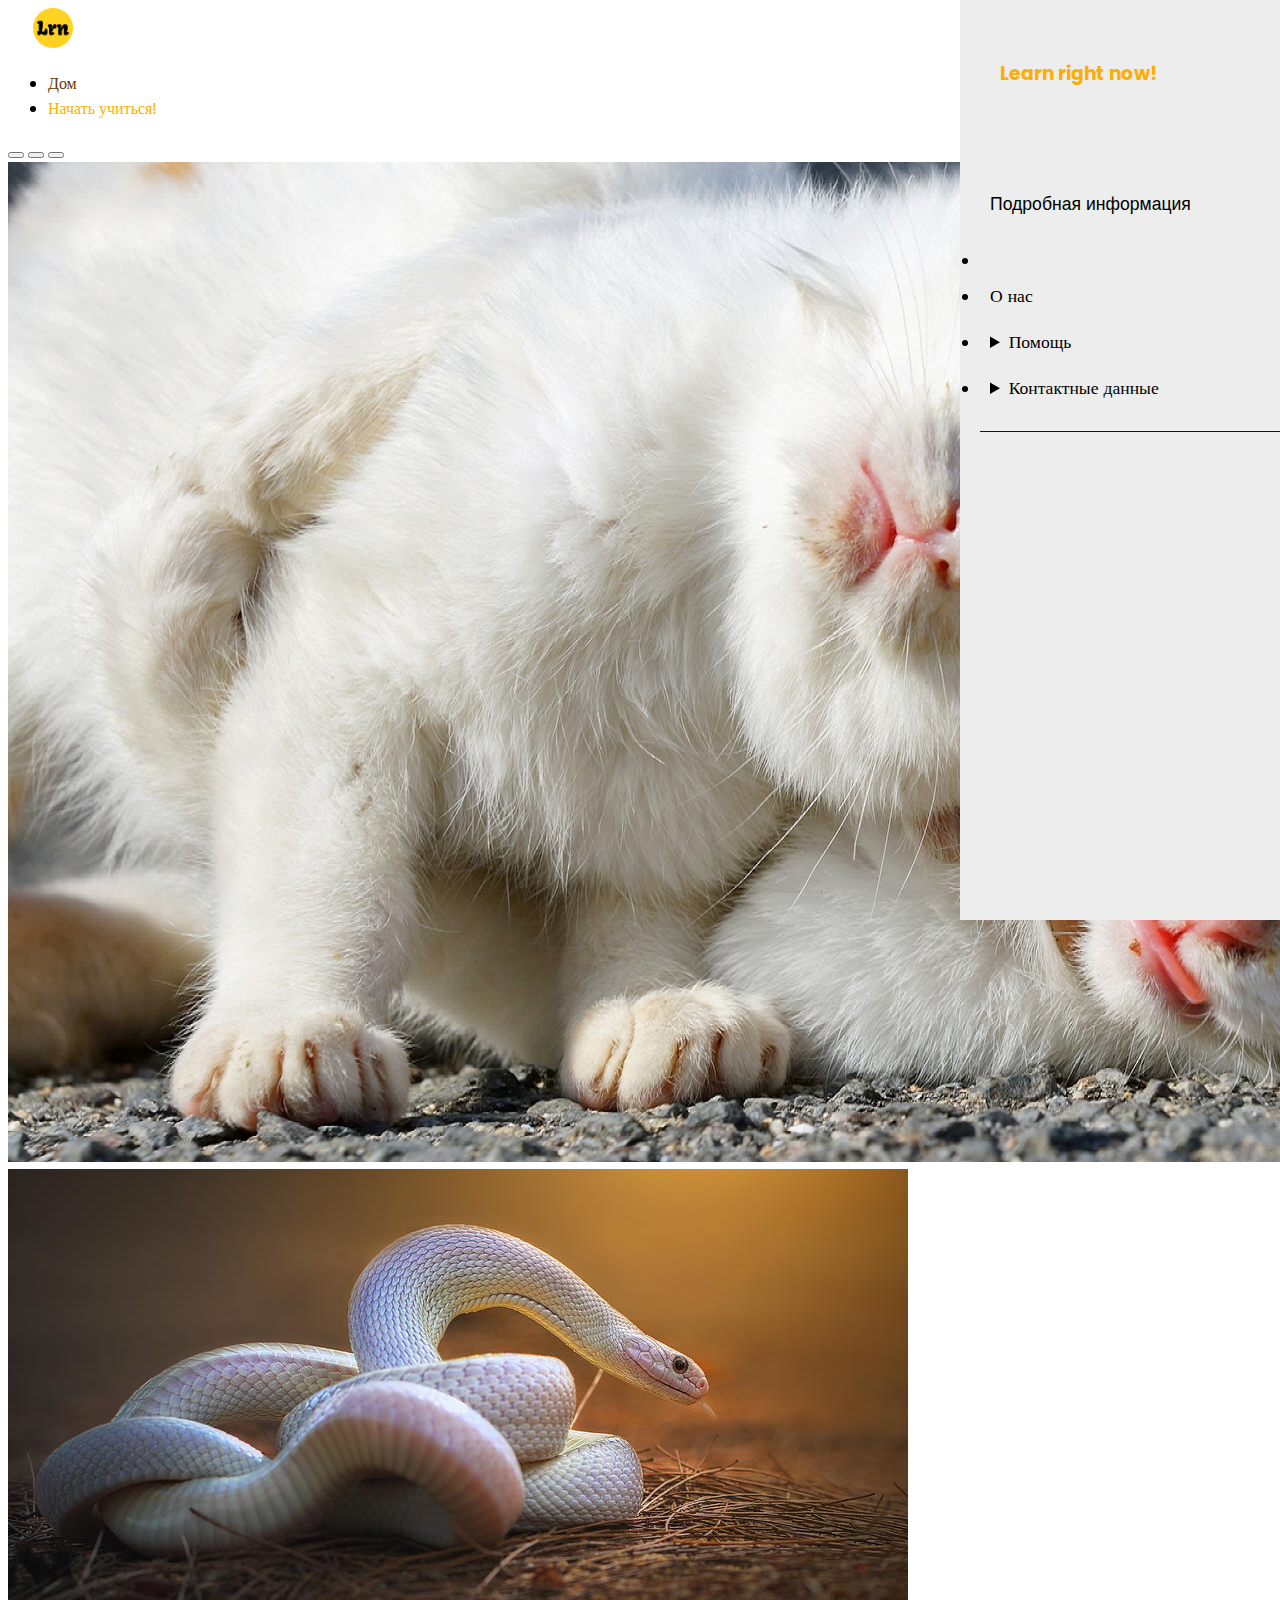
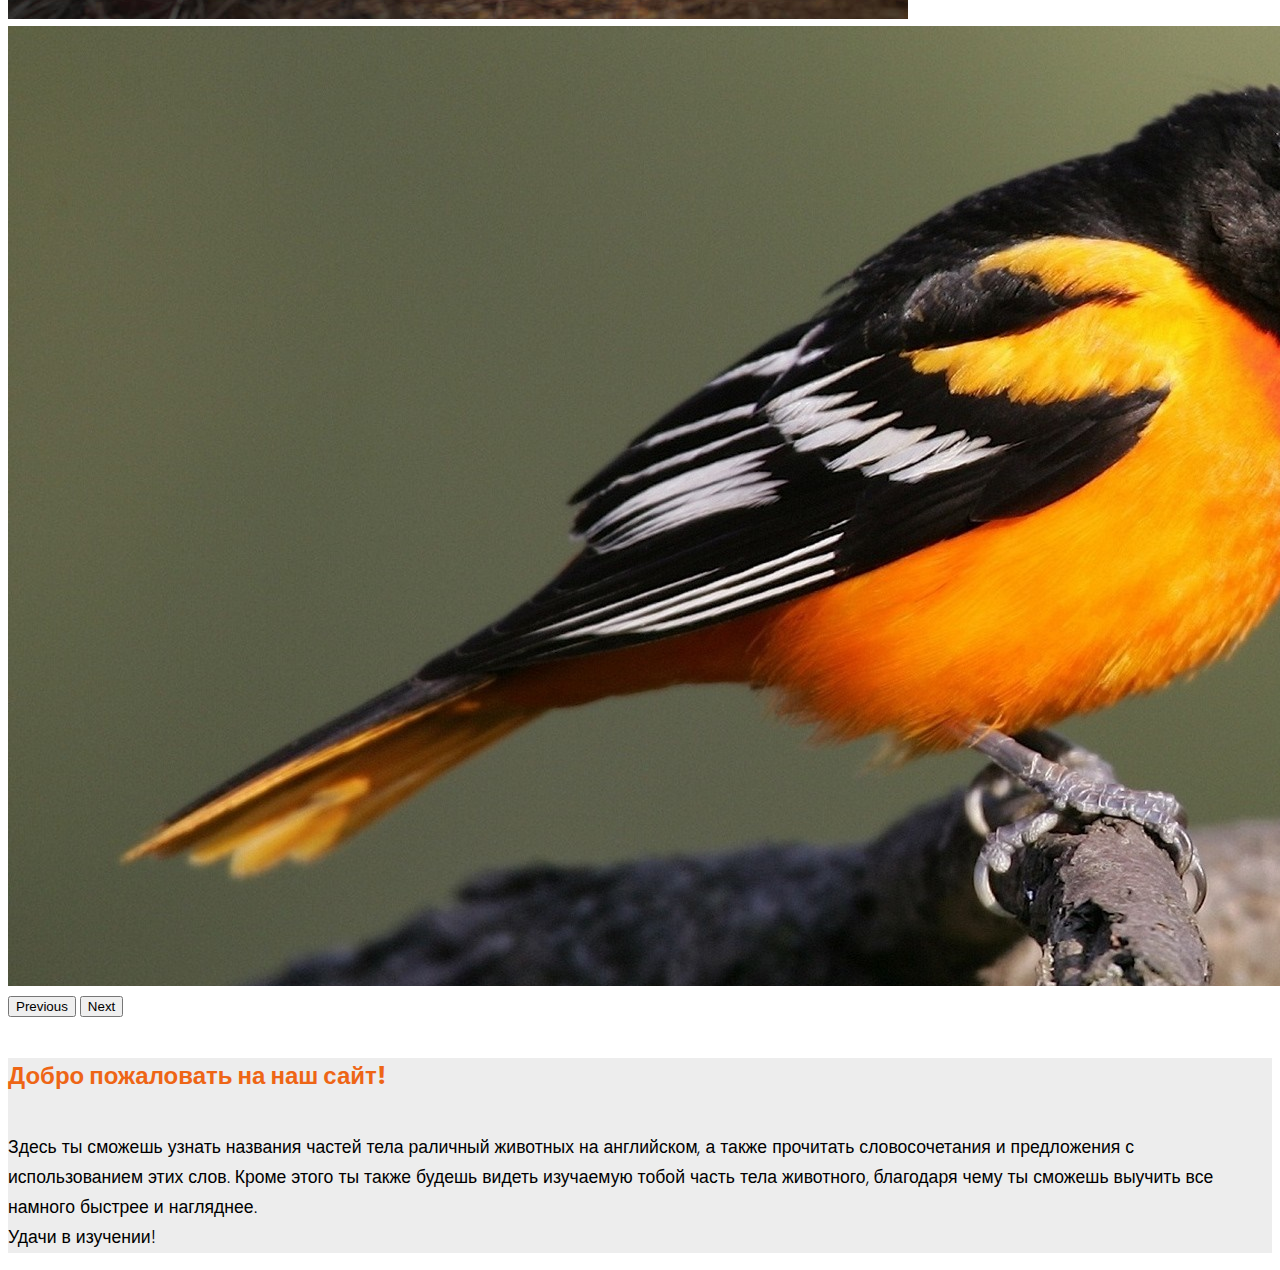
<file: index.html>
<!DOCTYPE html>
<html lang="en">

<head>
  <meta charset="UTF-8">
  <meta http-equiv="X-UA-Compatible" content="IE=edge">
  <meta name="viewport" content="width=device-width, initial-scale=1.0">
  <link href="https://cdn.jsdelivr.net/npm/bootstrap@5.3.0-alpha1/dist/css/bootstrap.min.css" rel="stylesheet"
    integrity="sha384-GLhlTQ8iRABdZLl6O3oVMWSktQOp6b7In1Zl3/Jr59b6EGGoI1aFkw7cmDA6j6gD" crossorigin="anonymous">
  <link rel="stylesheet" href="source/styles/mycss.css">

  <link rel="apple-touch-icon" sizes="180x180" href="source/files/favicon_io/apple-touch-icon.png">
  <link rel="icon" type="image/png" sizes="32x32" href="source/files/favicon_io/apple-touch-icon.png">
  <link rel="icon" type="image/png" sizes="16x16" href="source/files/favicon_io/apple-touch-icon.png">
  <link rel="manifest" href="source/files/favicon_io/apple-touch-icon.png">

  <title>Learn Right Now</title>
</head>

<body>
 <header>
     <nav class="navbar navbar-expand-lg bg-body-tertiary ">
      <a class="navbar-brand"><img src="source/files/apple-touch-icon.png" alt="..."></a>
      <div class="container-fluid">

        <div class="collapse navbar-collapse" id="navbarNav">
          <ul class="navbar-nav">
            <li class="nav-item">
              <a class="nav-link" aria-current="page" href="/">Дом</a>
            </li>
            <li class="nav-item">
              <a class="nav-link active" href="pricing.html">Начать учиться!</a>
            </li>
          </ul>
          
        </div>
        <div class="hamburger-menu">
    <input id="menu__toggle" type="checkbox" />
    <label class="menu__btn" for="menu__toggle">
      <span></span>
    </label>

    <ul class="menu__box">
      <li><a class="menu__item" href="/">Дом</a></li>
			<li><a class="menu__item" href="pricing.html">Начать учиться!</a></li>
      <li><a class="menu__item" href="aboutwe.html">О нас</a></li>
			<li>
                      <a class="menu__item-1">

                        <details>
                          <summary>Помощь</summary>
                          Задать вопросы по работе сайта можно по электронному адресу
                          learn_right_now@mail.ru
                        </details>
                      </a>
                    </li>
                    <li>
                      <a class="menu__item-1">

                        <details>
                          <summary>Контактные данные</summary>
                    <li>Номер телефона: 8-800-555-35-35</li>
                    <li>Электронный адрес: learn_right_now@mail.ru</li>
                    
                    </details>
                    </a>
                    </li>
			
    </ul>
  </div>
      </div>
    </nav>

   
  </header>

  <section>
    <div class="container-fluid mt-4">
      <div class="row">
        <div class="col-lg-1">
        </div>
        <div class="col-lg-8 col-md-12">
          <div class="row">
            <div id="carouselExampleIndicators" class="carousel slide">
              <div class="carousel-indicators">
                <button type="button" data-bs-target="#carouselExampleIndicators" data-bs-slide-to="0" class="active"
                  aria-current="true" aria-label="Slide 1"></button>
                <button type="button" data-bs-target="#carouselExampleIndicators" data-bs-slide-to="1"
                  aria-label="Slide 2"></button>
                <button type="button" data-bs-target="#carouselExampleIndicators" data-bs-slide-to="2"
                  aria-label="Slide 3"></button>

              </div>
              <div class="carousel-inner">
                <div class="carousel-item active">
                  <div class="d-block w-100">
                    <div class="row">
                      <div class="col-lg-12 col-md-12">
                        <img src="source/imsges/catcarusel.png" class="w-100" alt="">
                      </div>

                    </div>
                  </div>
                </div>
                <div class="carousel-item">
                  <div class="d-block w-100">
                    <div class="row">
                      <div class="col-lg-12 col-md-12">
                        <img src="source/imsges/snakecarusel.png" class="w-100" alt="">
                      </div>

                    </div>
                  </div>
                </div>
                <div class="carousel-item">
                  <div class="d-block w-100">
                    <div class="row">
                      <div class="col-lg-12 col-md-12">
                        <img src="source/imsges/birdcarusel.png" class="w-100" alt="">
                      </div>

                    </div>
                  </div>
                </div>

              </div>
              <button class="carousel-control-prev" type="button" data-bs-target="#carouselExampleIndicators"
                data-bs-slide="prev">
                <span class="carousel-control-prev-icon" aria-hidden="true"></span>
                <span class="visually-hidden">Previous</span>
              </button>
              <button class="carousel-control-next" type="button" data-bs-target="#carouselExampleIndicators"
                data-bs-slide="next">
                <span class="carousel-control-next-icon" aria-hidden="true"></span>
                <span class="visually-hidden">Next</span>
              </button>
              
            </div>
            <div class="col-lg-12 col-md-6 mt-4">
              <div class="card">
                
                <div class="card-body">
                  <h5 class="card-title-1"> Добро пожаловать на наш сайт!</h5>
                  <p class="card-text-1">Здесь ты сможешь узнать названия частей тела раличный животных на английском, а также прочитать
            словосочетания и предложения с использованием этих слов. Кроме этого ты также будешь видеть изучаемую тобой
            часть тела животного, благодаря чему ты сможешь выучить все намного быстрее и нагляднее. 
          <br>Удачи в изучении!
          </p>
                  
                </div>
              </div>
            </div>
          </div>

        </div>
        
          
        
        <div class="col-lg-3 col-md-12 col-mt-12">

          <div class="row px-2">
            <div class="col-lg-12 sidebar my-4">


              <div class="wrapper">

                <!-- Sidebar -->

                <div class="sidebar">


                  <div class="sidebar-header">
                    <h3>Learn right now!</h3>
                  </div>

                  <ul class="list-unstyled components">
                    <p>Подробная информация</p>
                    <li class="active">

                    </li>
                    <li>
                      <a href="aboutwe.html">О нас</a>
                    </li>
                    <li>
                      <a>

                        <details>
                          <summary>Помощь</summary>
                          Задать вопросы по работе сайта можно по электронному адресу
                          learn_right_now@mail.ru
                        </details>
                      </a>
                    </li>
                    <li>
                      <a>

                        <details>
                          <summary>Контактные данные</summary>
                    <li>Номер телефона: 8-800-555-35-35</li>
                    <li>Электронный адрес: learn_right_now@mail.ru</li>
                    
                    </details>
                    </a>
                    </li>
                  </ul>
                  </nav>

                </div>
              </div>

            </div>


          </div>




        </div>

      </div>

  </section>

  <footer>

  </footer>

  <script src="https://cdn.jsdelivr.net/npm/bootstrap@5.3.0-alpha1/dist/js/bootstrap.bundle.min.js"
    integrity="sha384-w76AqPfDkMBDXo30jS1Sgez6pr3x5MlQ1ZAGC+nuZB+EYdgRZgiwxhTBTkF7CXvN"
    crossorigin="anonymous"></script>
</body>

</html>
</file>
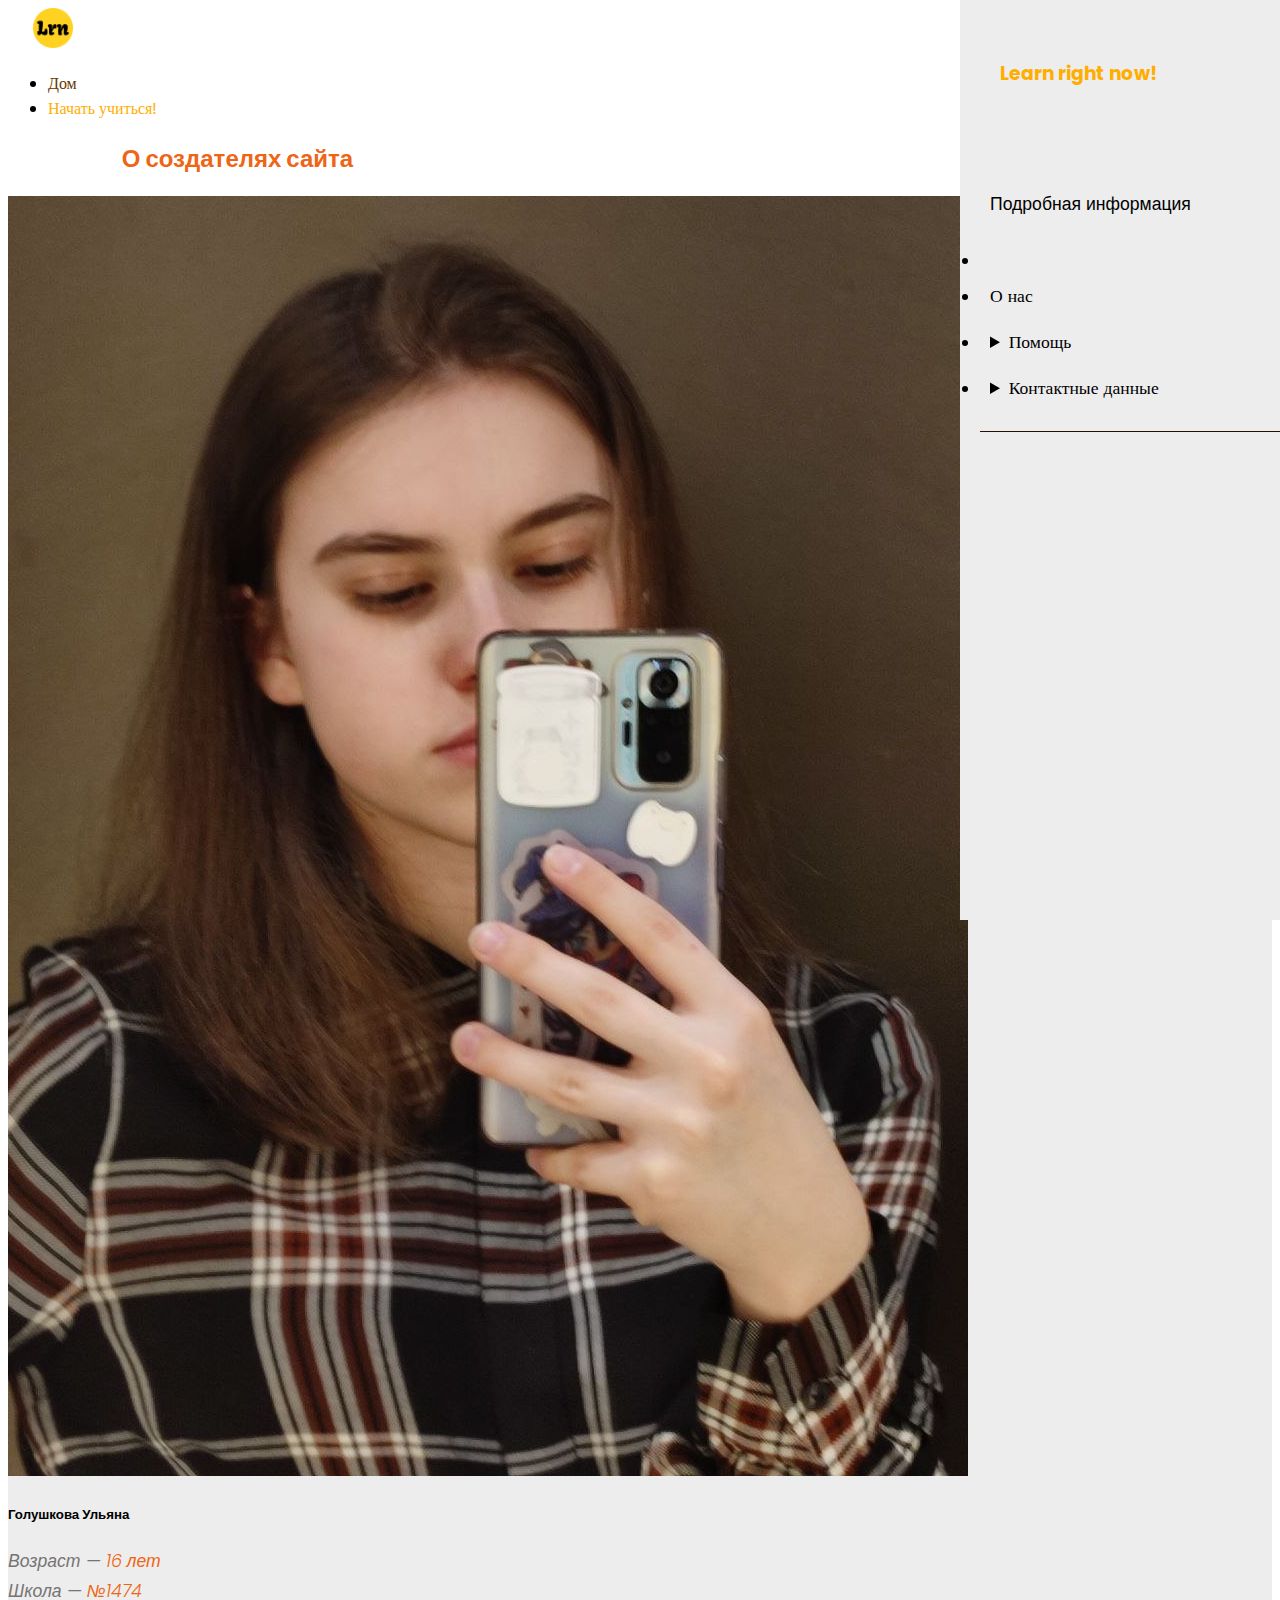
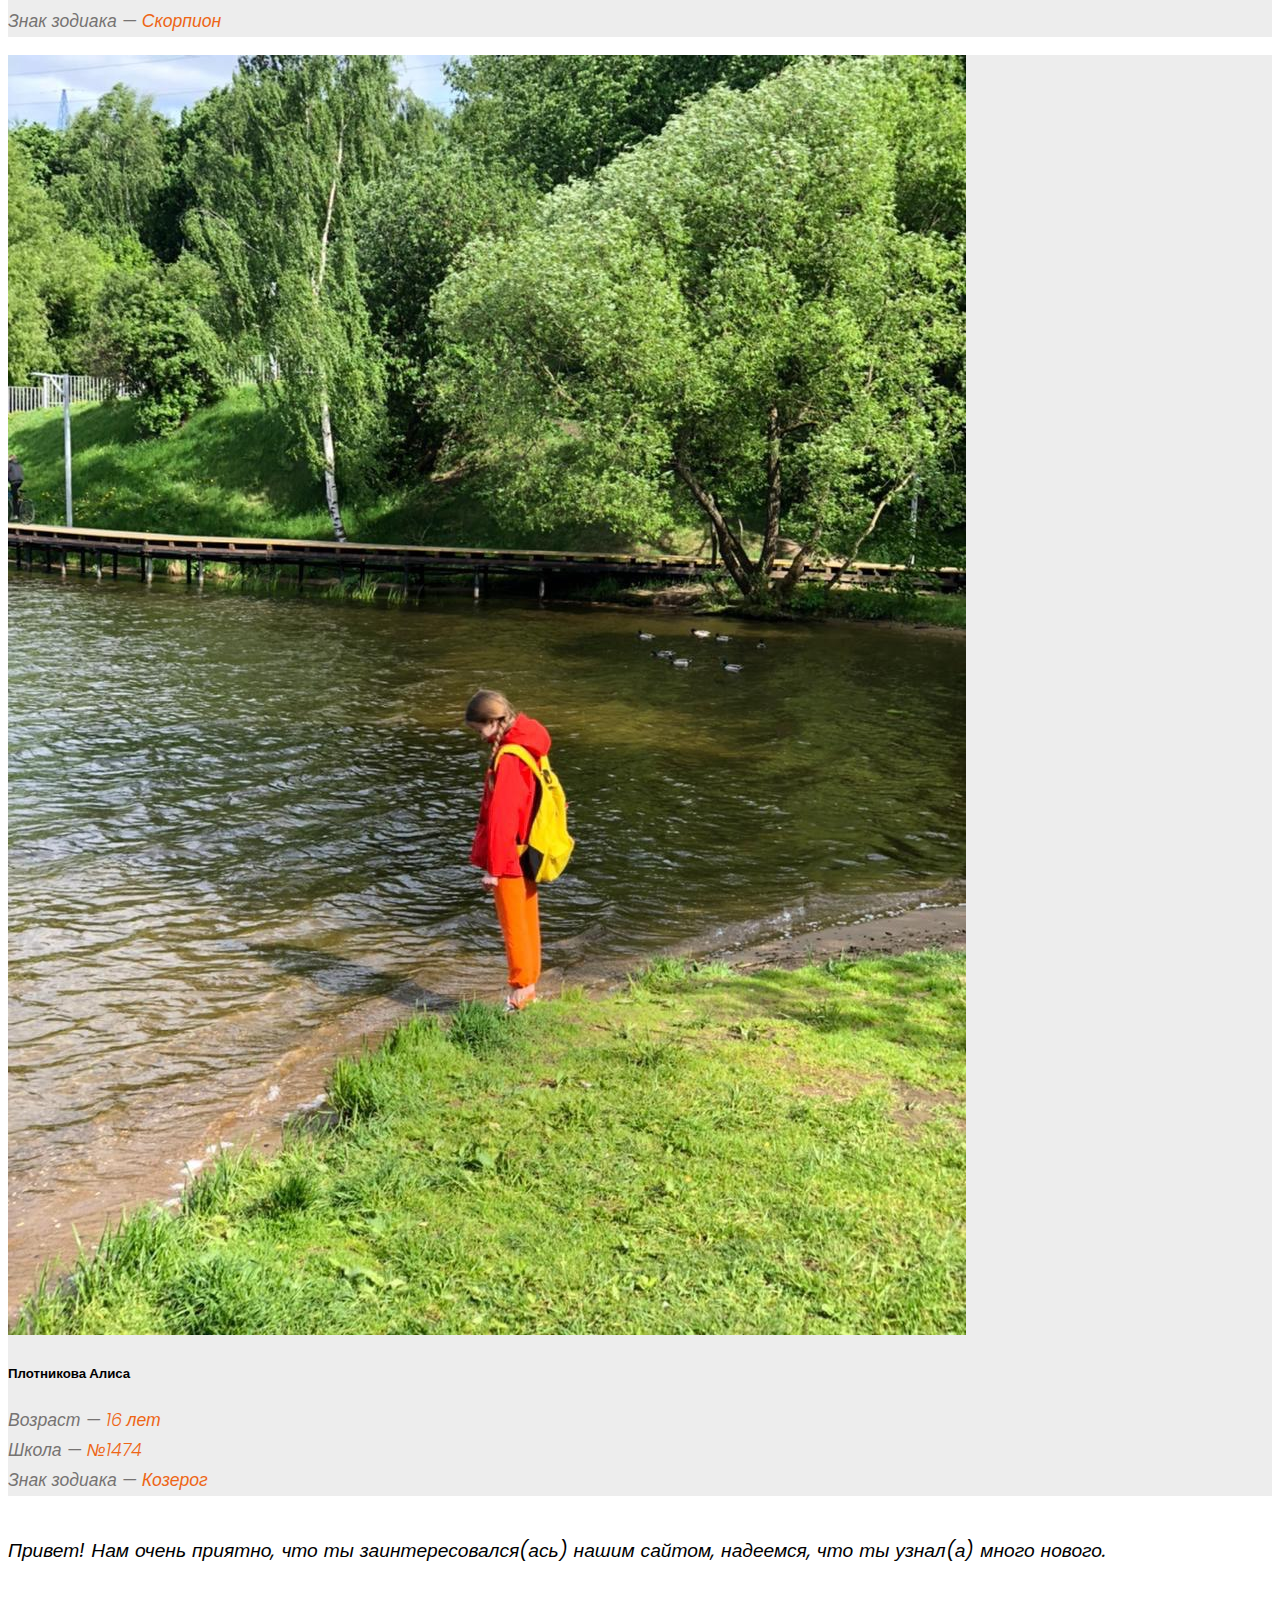
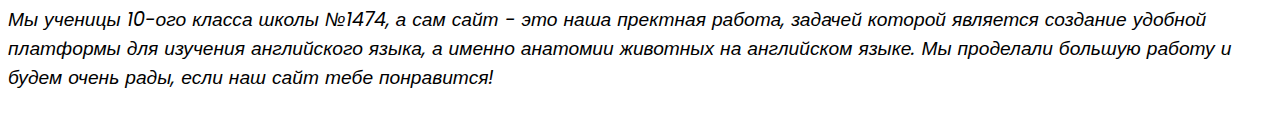
<file: aboutwe.html>
<!DOCTYPE html>
<html lang="en">

<head>
    <meta charset="UTF-8">
    <meta http-equiv="X-UA-Compatible" content="IE=edge">
    <meta name="viewport" content="width=device-width, initial-scale=1.0">
    <link href="https://cdn.jsdelivr.net/npm/bootstrap@5.3.0-alpha1/dist/css/bootstrap.min.css" rel="stylesheet"
        integrity="sha384-GLhlTQ8iRABdZLl6O3oVMWSktQOp6b7In1Zl3/Jr59b6EGGoI1aFkw7cmDA6j6gD" crossorigin="anonymous">
    <link rel="stylesheet" href="source/styles/mycss.css">

    <link rel="apple-touch-icon" sizes="180x180" href="source/files/favicon_io/apple-touch-icon.png">
    <link rel="icon" type="image/png" sizes="32x32" href="source/files/favicon_io/apple-touch-icon.png">
    <link rel="icon" type="image/png" sizes="16x16" href="source/files/favicon_io/apple-touch-icon.png">
    <link rel="manifest" href="source/files/favicon_io/apple-touch-icon.png">

    <title>Learn Right Now</title>
</head>

<body>
 <header>
     <nav class="navbar navbar-expand-lg bg-body-tertiary ">
      <a class="navbar-brand"><img src="source/files/apple-touch-icon.png" alt="..."></a>
      <div class="container-fluid">

        <div class="collapse navbar-collapse" id="navbarNav">
          <ul class="navbar-nav">
            <li class="nav-item">
              <a class="nav-link" aria-current="page" href="/">Дом</a>
            </li>
            <li class="nav-item">
              <a class="nav-link active" href="pricing.html">Начать учиться!</a>
            </li>
          </ul>
          
        </div>
        <div class="hamburger-menu">
    <input id="menu__toggle" type="checkbox" />
    <label class="menu__btn" for="menu__toggle">
      <span></span>
    </label>

    <ul class="menu__box">
      <li><a class="menu__item" href="/">Дом</a></li>
			<li><a class="menu__item" href="pricing.html">Начать учиться!</a></li>
      <li><a class="menu__item" href="aboutwe.html">О нас</a></li>
			<li>
                      <a class="menu__item-1">

                        <details>
                          <summary>Помощь</summary>
                          Задать вопросы по работе сайта можно по электронному адресу
                          learn_right_now@mail.ru
                        </details>
                      </a>
                    </li>
                    <li>
                      <a class="menu__item-1">

                        <details>
                          <summary>Контактные данные</summary>
                    <li>Номер телефона: 8-800-555-35-35</li>
                    <li>Электронный адрес: learn_right_now@mail.ru</li>
                    
                    </details>
                    </a>
                    </li>
			
    </ul>
  </div>
      </div>
    </nav>

   
  </header>


    <section>
        
        <div class="container-fluid mt-4">
            <div class="row">

                <div class="col-lg-8 col-md-12">
                    <div class="row">

                        <h2 class="aboutwe"> О создателях сайта</h2>
                        <div class="col-lg-1">
                        </div>

                        <div class="col-lg-5 col-md-6 mt-4">
                            <div class="card">
                                <img src="source/imsges/uliana.png" class="card-img-top" alt="птица">
                                <div class="card-body">

                                    <h5 class="card-title">Голушкова Ульяна</h5>

                                    <p class="card-text">
                                        Возраст —
                                        <i class="info"> 16 лет</i>

                                        <br>
                                        Школа —
                                        <i class="info"> №1474</i>
                                        <br>
                                        Знак зодиака —
                                        <i class="info"> Скорпион</i>

                                    </p>

                                </div>
                            </div>
                        </div>
                        <div class="col-lg-5 col-md-6 mt-4">
                            <div class="card">
                                <img src="source/imsges/alisa.png" class="card-img-top" alt="кот">
                                <div class="card-body">
                                    <h5 class="card-title">Плотникова Алиса</h5>
                                    <p class="card-text"> Возраст —
                                        <i class="info"> 16 лет</i>

                                        <br>
                                        Школа —
                                        <i class="info"> №1474</i>
                                        <br>
                                        Знак зодиака —
                                        <i class="info"> Козерог</i>

                                    </p>

                                </div>
                            </div>
                        </div>
                        

                    </div>
                    <div class="text-block-info">
                        Привет! Нам очень приятно, что ты заинтересовался(ась) нашим сайтом, надеемся, что ты узнал(а)
                        много нового.
                    </div>
                    <div class="text-block-info">
                        Мы ученицы 10-ого класса школы №1474, а сам сайт - это наша пректная работа,
                        задачей которой является создание удобной платформы для изучения английского языка, а именно
                        анатомии животных на английском языке. Мы проделали большую работу и будем очень рады<a href="egor.html" class="egor">, </a> если наш
                         сайт тебе понравится!
                    </div>
                </div>
                <div class="col-lg-3 col-md-12 col-mt-12">

                    <div class="row px-2">
                        <div class="col-lg-12 sidebar my-4">


                            <div class="wrapper">

                                <!-- Sidebar -->

                                <div class="sidebar">


                                    <div class="sidebar-header">
                                        <h3>Learn right now!</h3>
                                    </div>

                                    <ul class="list-unstyled components">
                                        <p>Подробная информация</p>
                                        <li class="active">

                                        </li>
                                        <li>
                                            <a href="aboutwe.html">О нас</a>
                                        </li>
                                        <li>
                                            <a>

                                                <details>
                                                    <summary>Помощь</summary>
                                                    Задать вопросы по работе сайта можно по электронному адресу
                                                    learn_right_now@mail.ru
                                                </details>
                                            </a>
                                        </li>
                                        <li>
                                            <a>

                                                <details>
                                                    <summary>Контактные данные</summary>
                                        <li>Номер телефона: 8-800-555-35-35</li>
                                        <li>Электронный адрес: learn_right_now@mail.ru</li>
                                        
                                        </details>
                                        </a>
                                        </li>
                                    </ul>
                                    </nav>

                                </div>
                            </div>

                        </div>


                    </div>




                </div>
            </div>

    </section>

    <footer>

    </footer>

    <script src="https://cdn.jsdelivr.net/npm/bootstrap@5.3.0-alpha1/dist/js/bootstrap.bundle.min.js"
        integrity="sha384-w76AqPfDkMBDXo30jS1Sgez6pr3x5MlQ1ZAGC+nuZB+EYdgRZgiwxhTBTkF7CXvN"
        crossorigin="anonymous"></script>
</body>

</html>
</file>
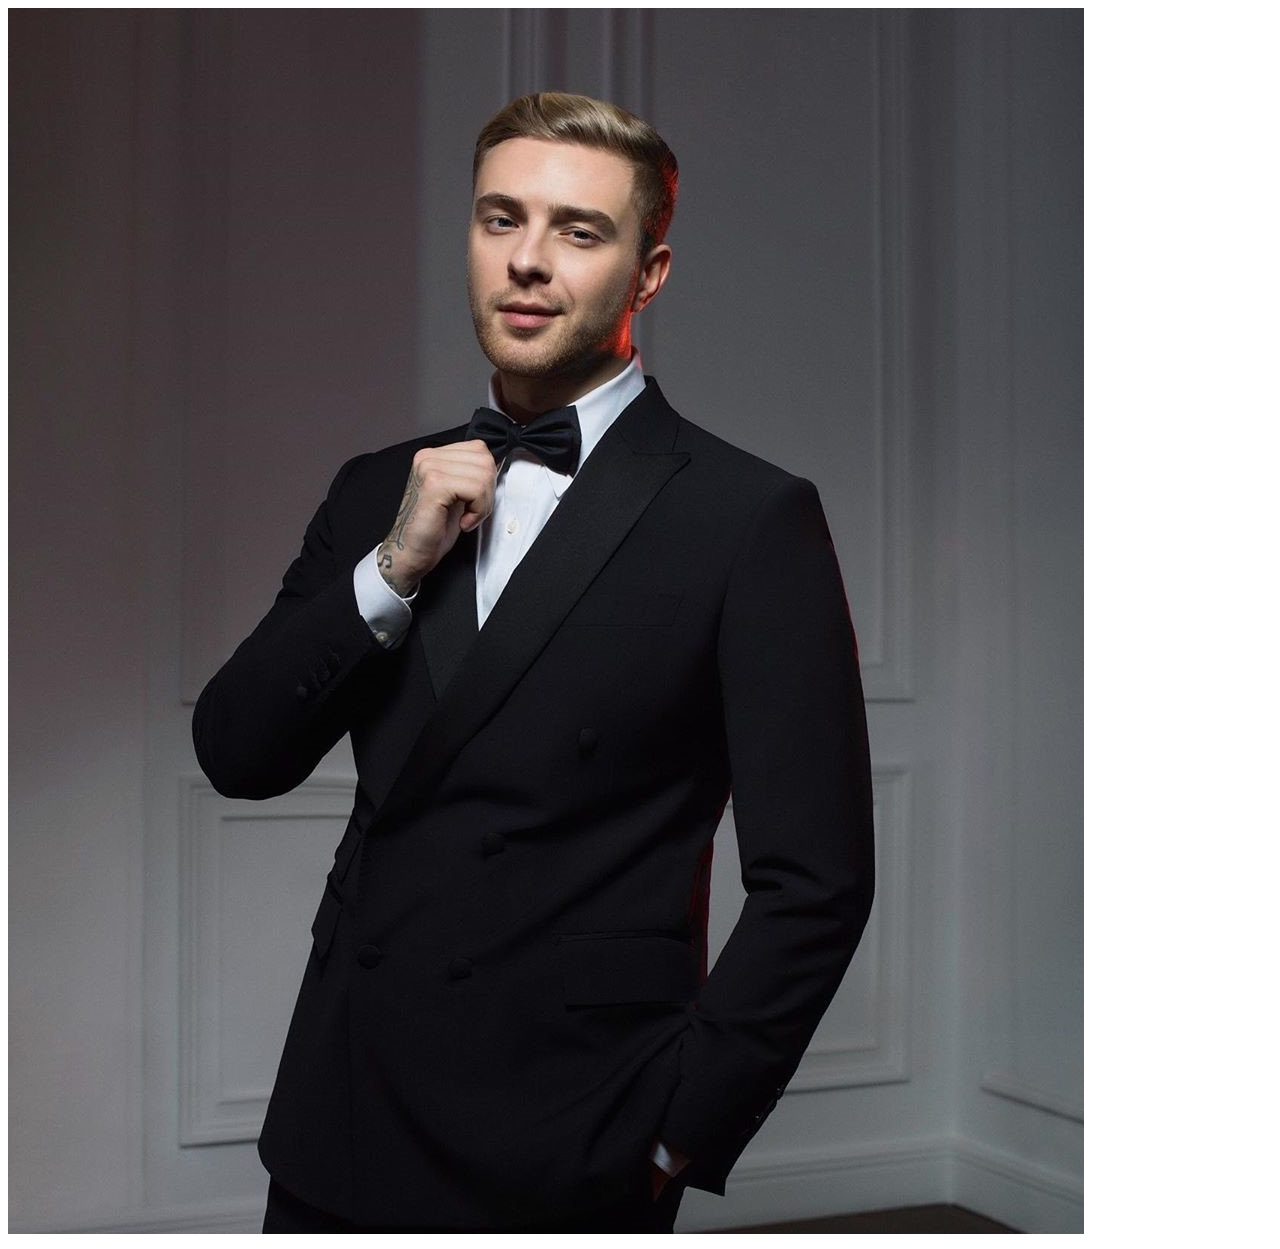
<file: egor.html>
<!DOCTYPE html>
<html lang="en">

<head>
  <meta charset="UTF-8">
  <meta http-equiv="X-UA-Compatible" content="IE=edge">
  <meta name="viewport" content="width=device-width, initial-scale=1.0">
  <link href="https://cdn.jsdelivr.net/npm/bootstrap@5.3.0-alpha1/dist/css/bootstrap.min.css" rel="stylesheet"
    integrity="sha384-GLhlTQ8iRABdZLl6O3oVMWSktQOp6b7In1Zl3/Jr59b6EGGoI1aFkw7cmDA6j6gD" crossorigin="anonymous">
  <link rel="stylesheet" href="source/styles/mycss.css">

  <link rel="apple-touch-icon" sizes="180x180" href="source/files/favicon_io/apple-touch-icon.png">
  <link rel="icon" type="image/png" sizes="32x32" href="source/files/favicon_io/apple-touch-icon.png">
  <link rel="icon" type="image/png" sizes="16x16" href="source/files/favicon_io/apple-touch-icon.png">
  <link rel="manifest" href="source/files/favicon_io/apple-touch-icon.png">

  <title>Learn Right Now</title>
</head>

<body>
 <img src="source/imsges/egor.png" alt="">
</body>

</html>
</file>
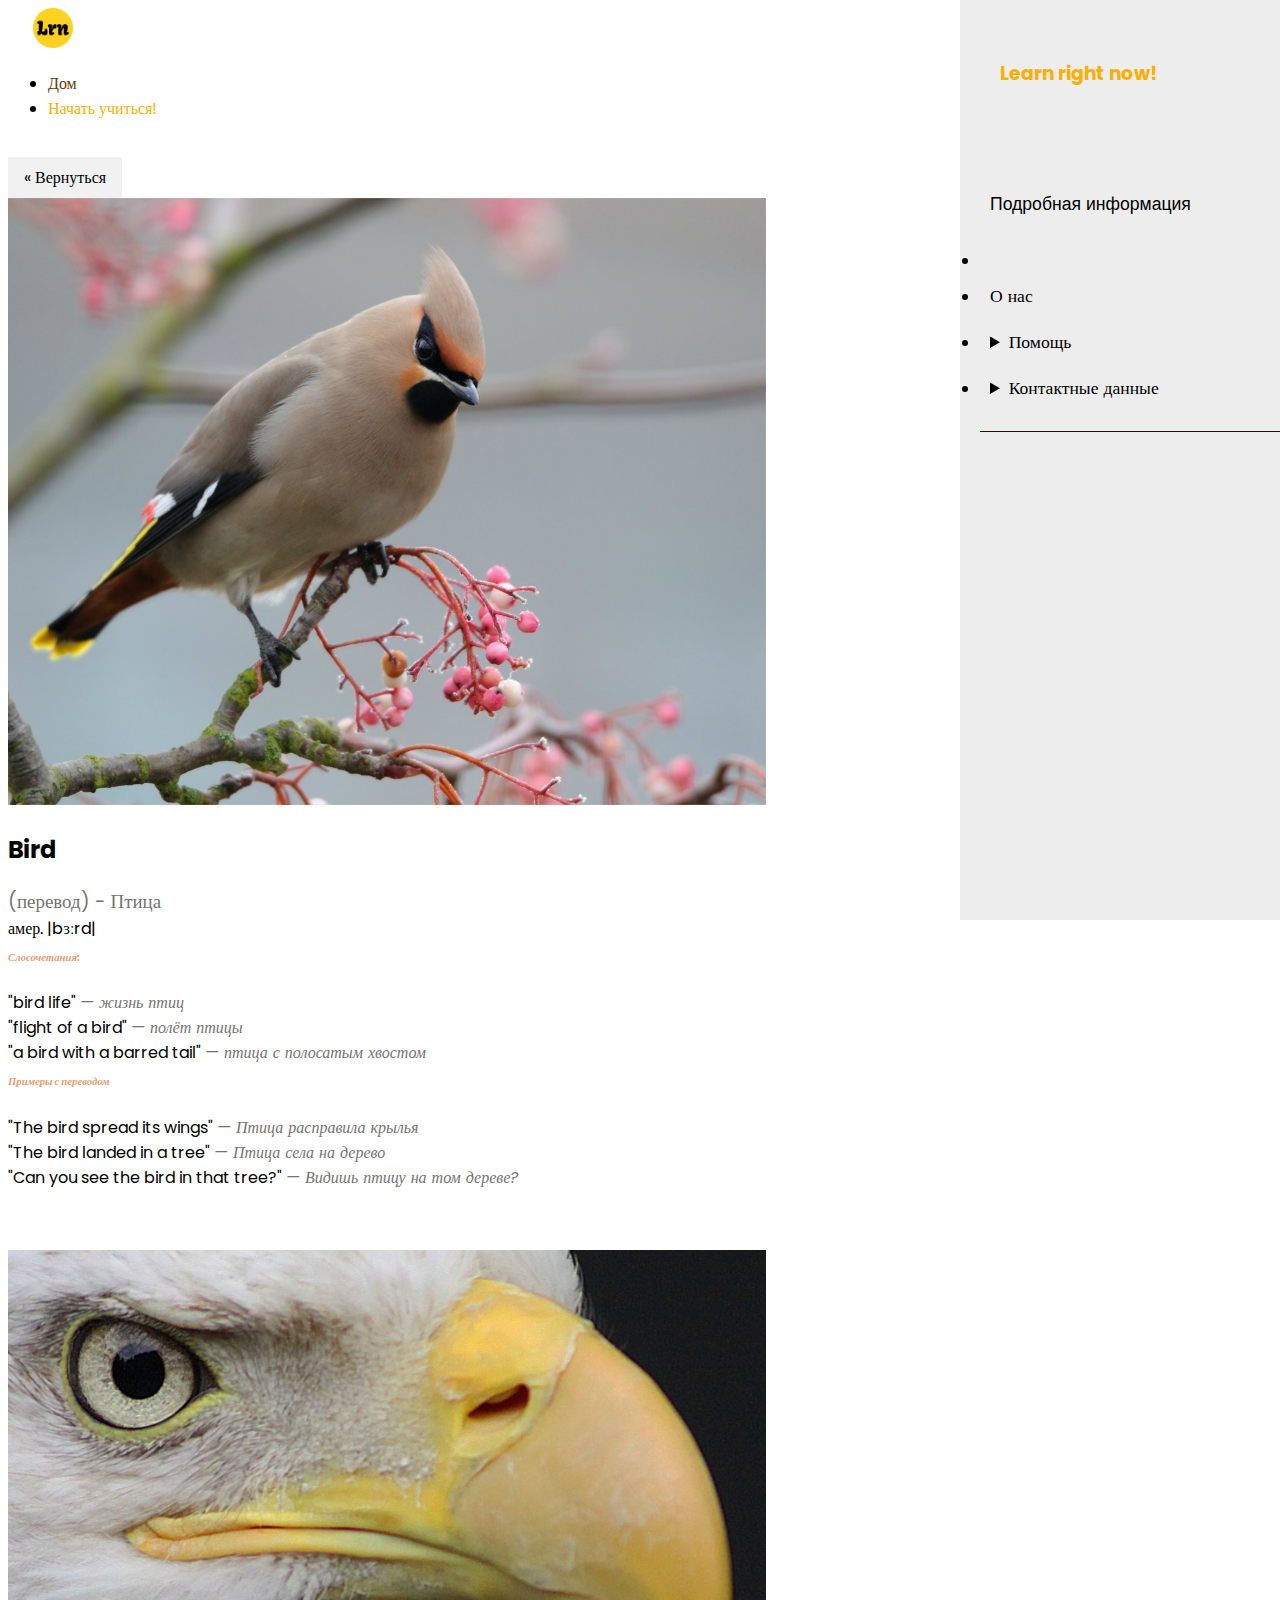
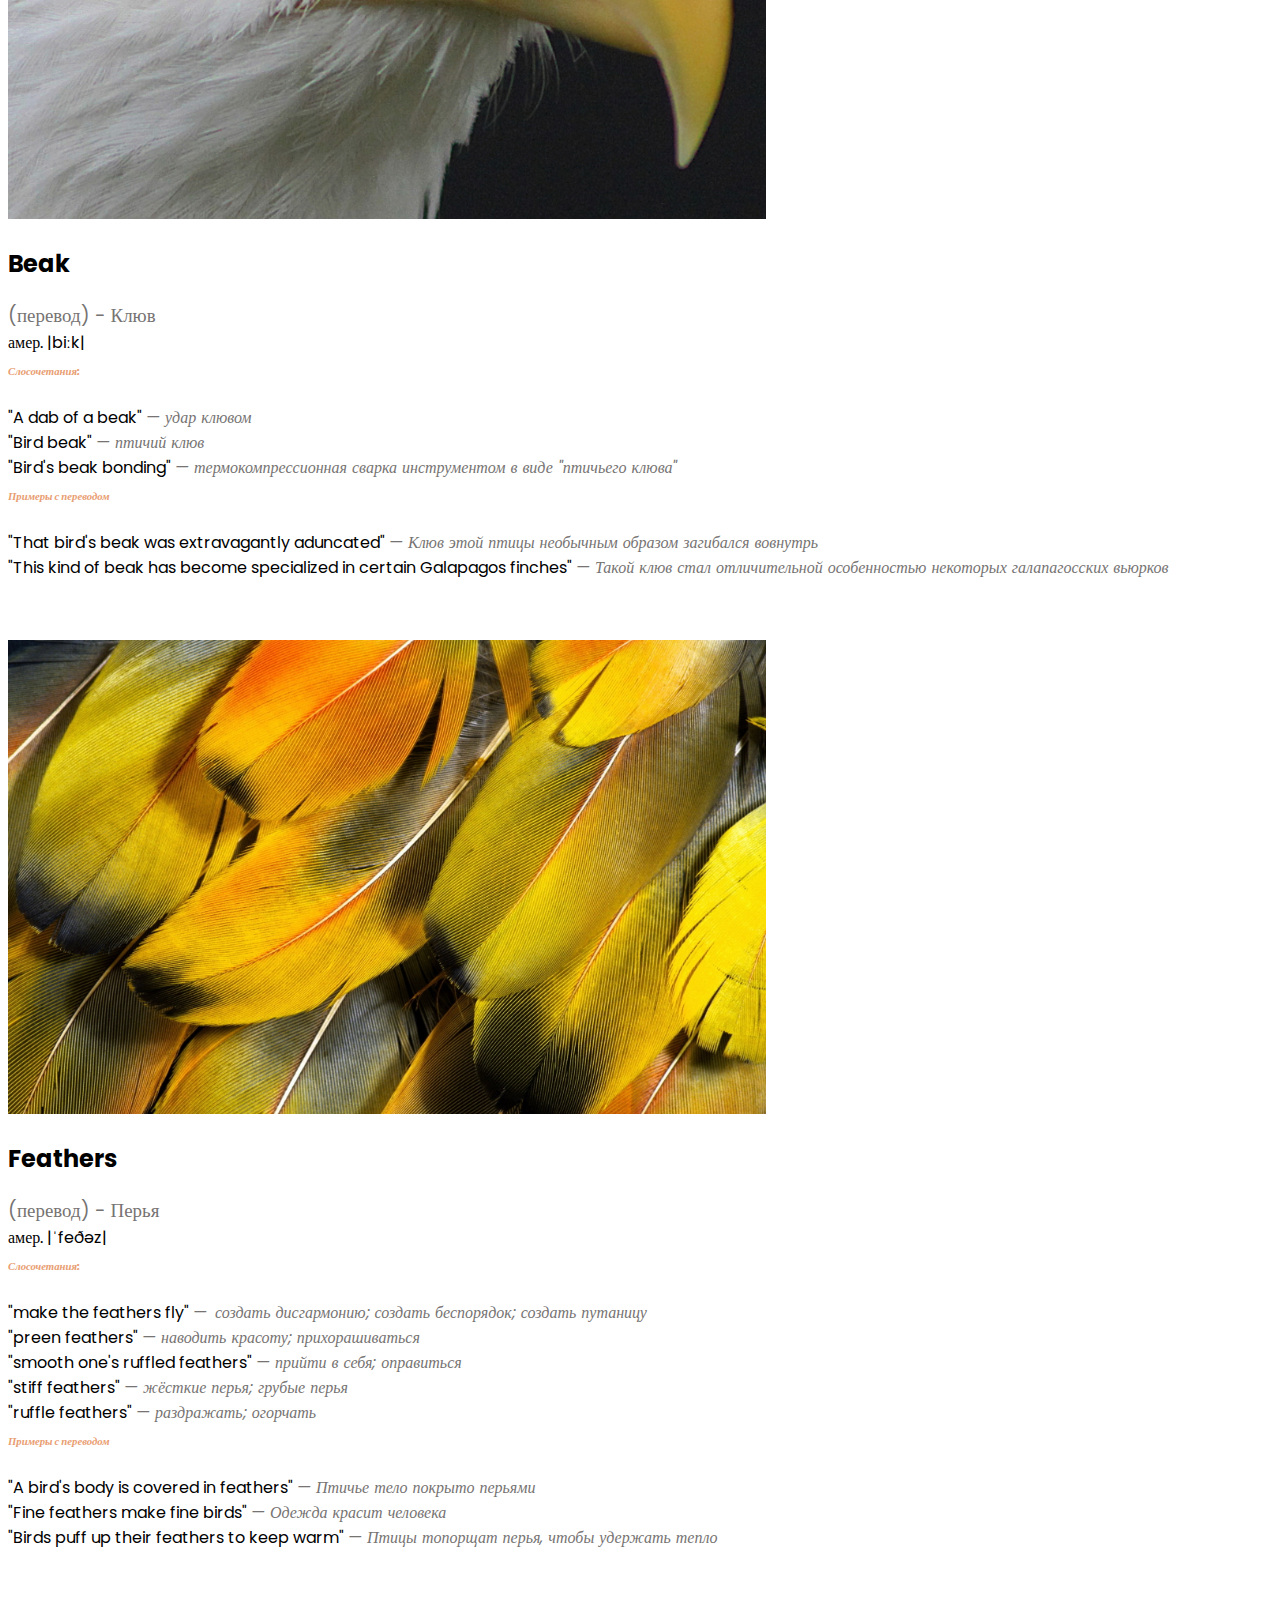
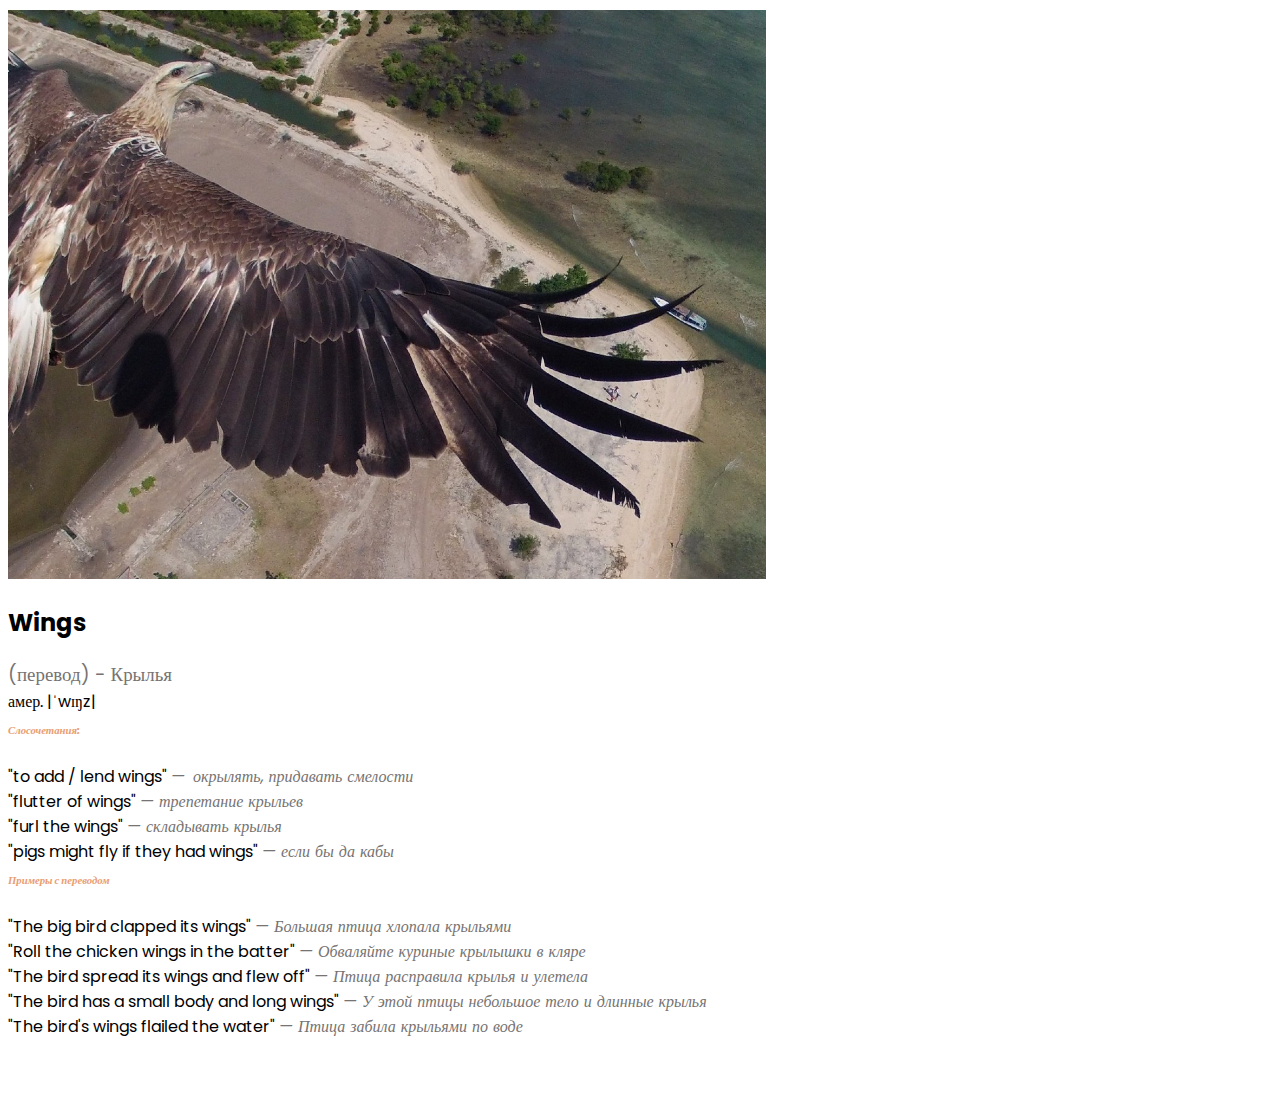
<file: pagebird.html>
<!DOCTYPE html>
<html lang="en">

<head>
    <meta charset="UTF-8">
    <meta http-equiv="X-UA-Compatible" content="IE=edge">
    <meta name="viewport" content="width=device-width, initial-scale=1.0">
    <link href="https://cdn.jsdelivr.net/npm/bootstrap@5.3.0-alpha1/dist/css/bootstrap.min.css" rel="stylesheet"
        integrity="sha384-GLhlTQ8iRABdZLl6O3oVMWSktQOp6b7In1Zl3/Jr59b6EGGoI1aFkw7cmDA6j6gD" crossorigin="anonymous">
    <link rel="stylesheet" href="source/styles/mycss.css">

    <link rel="apple-touch-icon" sizes="180x180" href="source/files/favicon_io/apple-touch-icon.png">
    <link rel="icon" type="image/png" sizes="32x32" href="source/files/favicon_io/apple-touch-icon.png">
    <link rel="icon" type="image/png" sizes="16x16" href="source/files/favicon_io/apple-touch-icon.png">
    <link rel="manifest" href="source/files/favicon_io/apple-touch-icon.png">

    <title>Learn Right Now</title>
</head>

<body>
  <header>
     <nav class="navbar navbar-expand-lg bg-body-tertiary ">
      <a class="navbar-brand"><img src="source/files/apple-touch-icon.png" alt="..."></a>
      <div class="container-fluid">

        <div class="collapse navbar-collapse" id="navbarNav">
          <ul class="navbar-nav">
            <li class="nav-item">
              <a class="nav-link" aria-current="page" href="/">Дом</a>
            </li>
            <li class="nav-item">
              <a class="nav-link active" href="pricing.html">Начать учиться!</a>
            </li>
          </ul>
          
        </div>
        <div class="hamburger-menu">
    <input id="menu__toggle" type="checkbox" />
    <label class="menu__btn" for="menu__toggle">
      <span></span>
    </label>

    <ul class="menu__box">
      <li><a class="menu__item" href="/">Дом</a></li>
			<li><a class="menu__item" href="pricing.html">Начать учиться!</a></li>
      <li><a class="menu__item" href="aboutwe.html">О нас</a></li>
			<li>
                      <a class="menu__item-1">

                        <details>
                          <summary>Помощь</summary>
                          Задать вопросы по работе сайта можно по электронному адресу
                          learn_right_now@mail.ru
                        </details>
                      </a>
                    </li>
                    <li>
                      <a class="menu__item-1">

                        <details>
                          <summary>Контактные данные</summary>
                    <li>Номер телефона: 8-800-555-35-35</li>
                    <li>Электронный адрес: learn_right_now@mail.ru</li>
                    
                    </details>
                    </a>
                    </li>
			
    </ul>
  </div>
      </div>
    </nav>

   
  </header>

    <section>
        <a href="pricing.html" class="previous">&laquo; Вернуться</a>


        <div class="container-fluid mt-4">
            <div class="row">
                <div class="col-lg-1">
                </div>
                <div class="col-lg-8 col-md-12 col-mt-12">

                    <div><img src="source/imsges/pagebird.png" width="60%" height="100%" alt="Иллюстрация"></div>
                    <div class="text-block">
                        <h2>Bird</h2>
                        <div class="text-translate">(перевод) - Птица</div>
                        <span title="американская транскрипция слова bird" class="transcription">амер. |bɜːrd|</span>
                        <br>
                        <h6 class="slovosochit1">Слосочетания:</h6>
                        "bird life"
                        <i class="slovosochit">— жизнь птиц </i>
                        <br>

                        "flight of a bird"
                        <i class="slovosochit">— полёт птицы </i>
                        <br>

                        "a bird with a barred tail"
                        <i class="slovosochit">— птица с полосатым хвостом </i>
                        <br>
                        <h6 class="slovosochit1">Примеры с переводом</h6>
                        "The bird spread its wings"
                        <i class="slovosochit">— Птица расправила крылья </i>
                        <br>
                        "The bird landed in a tree"
                        <i class="slovosochit">— Птица села на дерево </i>
                        <br>
                        "Can you see the bird in that tree?"
                        <i class="slovosochit">— Видишь птицу на том дереве? </i>

                    </div>

                    <div><img src="source/imsges/beak.png" width="60%" height="100%" alt="Иллюстрация"></div>
                    <div class="text-block">
                        <h2>Beak</h2>
                        <div class="text-translate">(перевод) - Клюв</div>
                        <span title="американская транскрипция слова beak" class="transcription">амер. |biːk|</span>
                        <br>
                        <h6 class="slovosochit1">Слосочетания:</h6>
                        "A dab of a beak"
                        <i class="slovosochit">— удар клювом </i>
                        <br>

                        "Bird beak"
                        <i class="slovosochit">— птичий клюв </i>
                        <br>

                        "Bird's beak bonding"
                        <i class="slovosochit">— термокомпрессионная сварка инструментом в виде "птичьего клюва" </i>
                        <br>
                        <h6 class="slovosochit1">Примеры с переводом</h6>
                        "That bird's beak was extravagantly aduncated"
                        <i class="slovosochit">— Клюв этой птицы необычным образом загибался вовнутрь</i>
                        <br>
                        "This kind of beak has become specialized in certain Galapagos finches"
                        <i class="slovosochit">— Такой клюв стал отличительной особенностью некоторых галапагосских вьюрков</i>


                    </div>

                    <div><img src="source/imsges/feathers.png" width="60%" height="100%" alt="Иллюстрация"></div>
                    <div class="text-block">
                        <h2>Feathers</h2>
                        <div class="text-translate">(перевод) - Перья</div>
                        <span title="американская транскрипция слова feathers" class="transcription">амер. |ˈfeðəz|</span>
                        <br>
                        <h6 class="slovosochit1">Слосочетания:</h6>

                        "make the feathers fly"
                        <i class="slovosochit">— создать дисгармонию; создать беспорядок; создать путаницу </i>
                        <br>

                        "preen feathers"
                        <i class="slovosochit">— наводить красоту; прихорашиваться </i>
                        <br>

                        "smooth one's ruffled feathers"
                        <i class="slovosochit">— прийти в себя; оправиться </i>
                        <br>

                        "stiff feathers"
                        <i class="slovosochit">— жёсткие перья; грубые перья </i>
                        <br>

                        "ruffle feathers"
                        <i class="slovosochit">— раздражать; огорчать </i>
                        <br>
                        <h6 class="slovosochit1">Примеры с переводом</h6>
                        "A bird's body is covered in feathers"
                        <i class="slovosochit">— Птичье тело покрыто перьями </i>
                        <br>
                        "Fine feathers make fine birds"
                        <i class="slovosochit">— Одежда красит человека </i>
                        <br>
                        "Birds puff up their feathers to keep warm"
                        <i class="slovosochit">— Птицы топорщат перья, чтобы удержать тепло </i>

                    </div>

                    <div><img src="source/imsges/wings.png" width="60%" height="100%" alt="Иллюстрация"></div>
                    <div class="text-block">
                        <h2>Wings</h2>
                        <div class="text-translate">(перевод) - Крылья</div>
                        <span title="американская транскрипция слова wings" class="transcription">амер. |ˈwɪŋz|</span>
                        <br>
                        <h6 class="slovosochit1">Слосочетания:</h6>

                        "to add / lend wings"
                        <i class="slovosochit">— окрылять, придавать смелости </i>
                        <br>

                        "flutter of wings"
                        <i class="slovosochit">— трепетание крыльев </i>

                        <br>

                        "furl the wings"
                        <i class="slovosochit">— складывать крылья </i>

                        <br>

                        "pigs might fly if they had wings"
                        <i class="slovosochit">— если бы да кабы </i>


                        <h6 class="slovosochit1">Примеры с переводом</h6>
                        "The big bird clapped its wings"
                        <i class="slovosochit">— Большая птица хлопала крыльями </i>
                        <br>
                        "Roll the chicken wings in the batter"
                        <i class="slovosochit">— Обваляйте куриные крылышки в кляре </i>
                        <br>
                        "The bird spread its wings and flew off"
                        <i class="slovosochit">— Птица расправила крылья и улетела </i>
                        <br>
                        "The bird has a small body and long wings"
                        <i class="slovosochit">— У этой птицы небольшое тело и длинные крылья </i>
                        <br>
                        "The bird's wings flailed the water"
                        <i class="slovosochit">— Птица забила крыльями по воде </i>

                    </div>
                </div>
                 
                <div class="col-lg-3 col-md-12 col-mt-12">
                    
                    <div class="row px-2">
                        <div class="col-lg-12 sidebar my-4">


                            <div class="wrapper">

                                <!-- Sidebar -->

                                <div class="sidebar">


                                    <div class="sidebar-header">
                                        <h3>Learn right now!</h3>
                                    </div>

                                    <ul class="list-unstyled components">
                                        <p>Подробная информация</p>
                                        <li class="active">

                                        </li>
                                        <li>
                                            <a href="aboutwe.html">О нас</a>
                                        </li>
                                        <li>
                                            <a>

                                                <details>
                                                    <summary>Помощь</summary>
                                                    Задать вопросы по работе сайта можно по электронному адресу
                                                    learn_right_now@mail.ru
                                                </details>
                                            </a>
                                        </li>
                                        <li>
                                            <a>

                                                <details>
                                                    <summary>Контактные данные</summary>
                                        <li>Номер телефона: 8-800-555-35-35</li>
                                        <li>Электронный адрес: learn_right_now@mail.ru</li>
                                       
                                        </details>
                                        </a>
                                        </li>
                                    </ul>
                                </nav>

                            </div>
                        </div>

                    </div>


                </div>
                
                


            </div>

    </section>

</body>
</file>
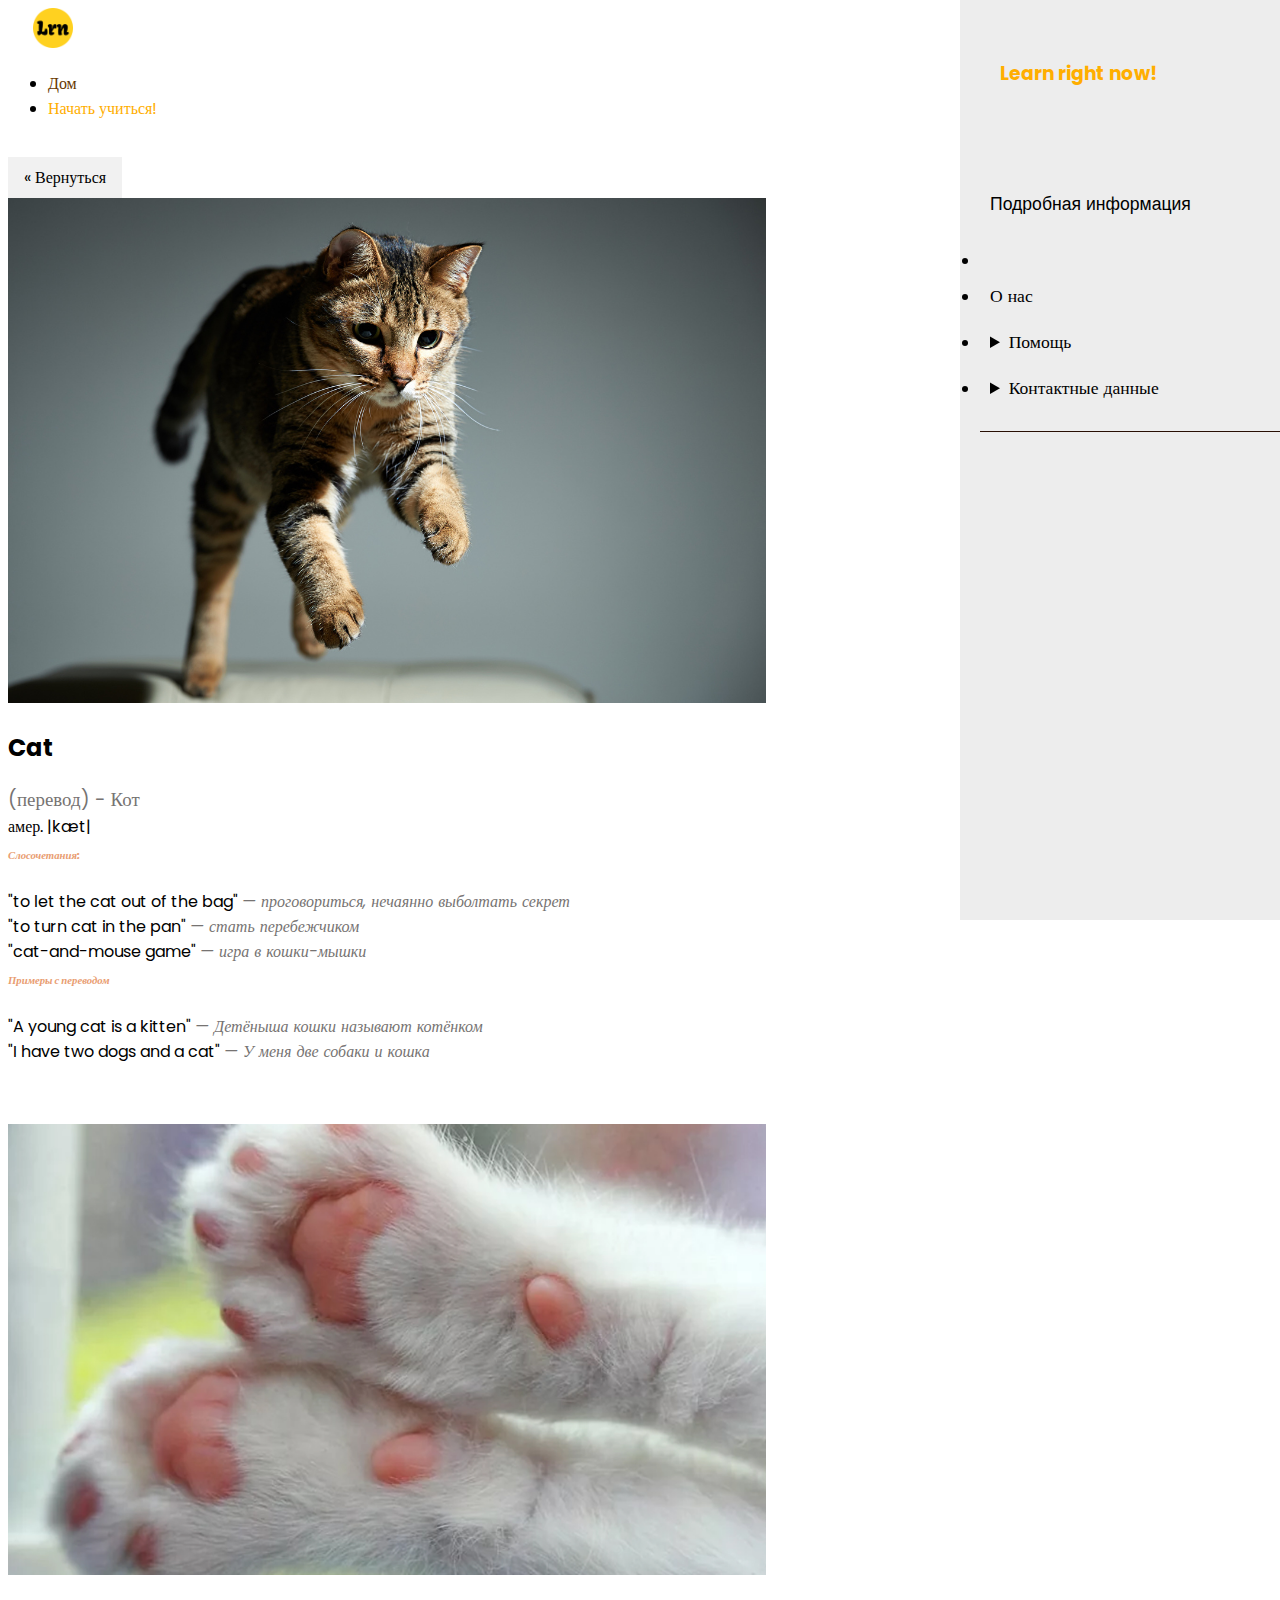
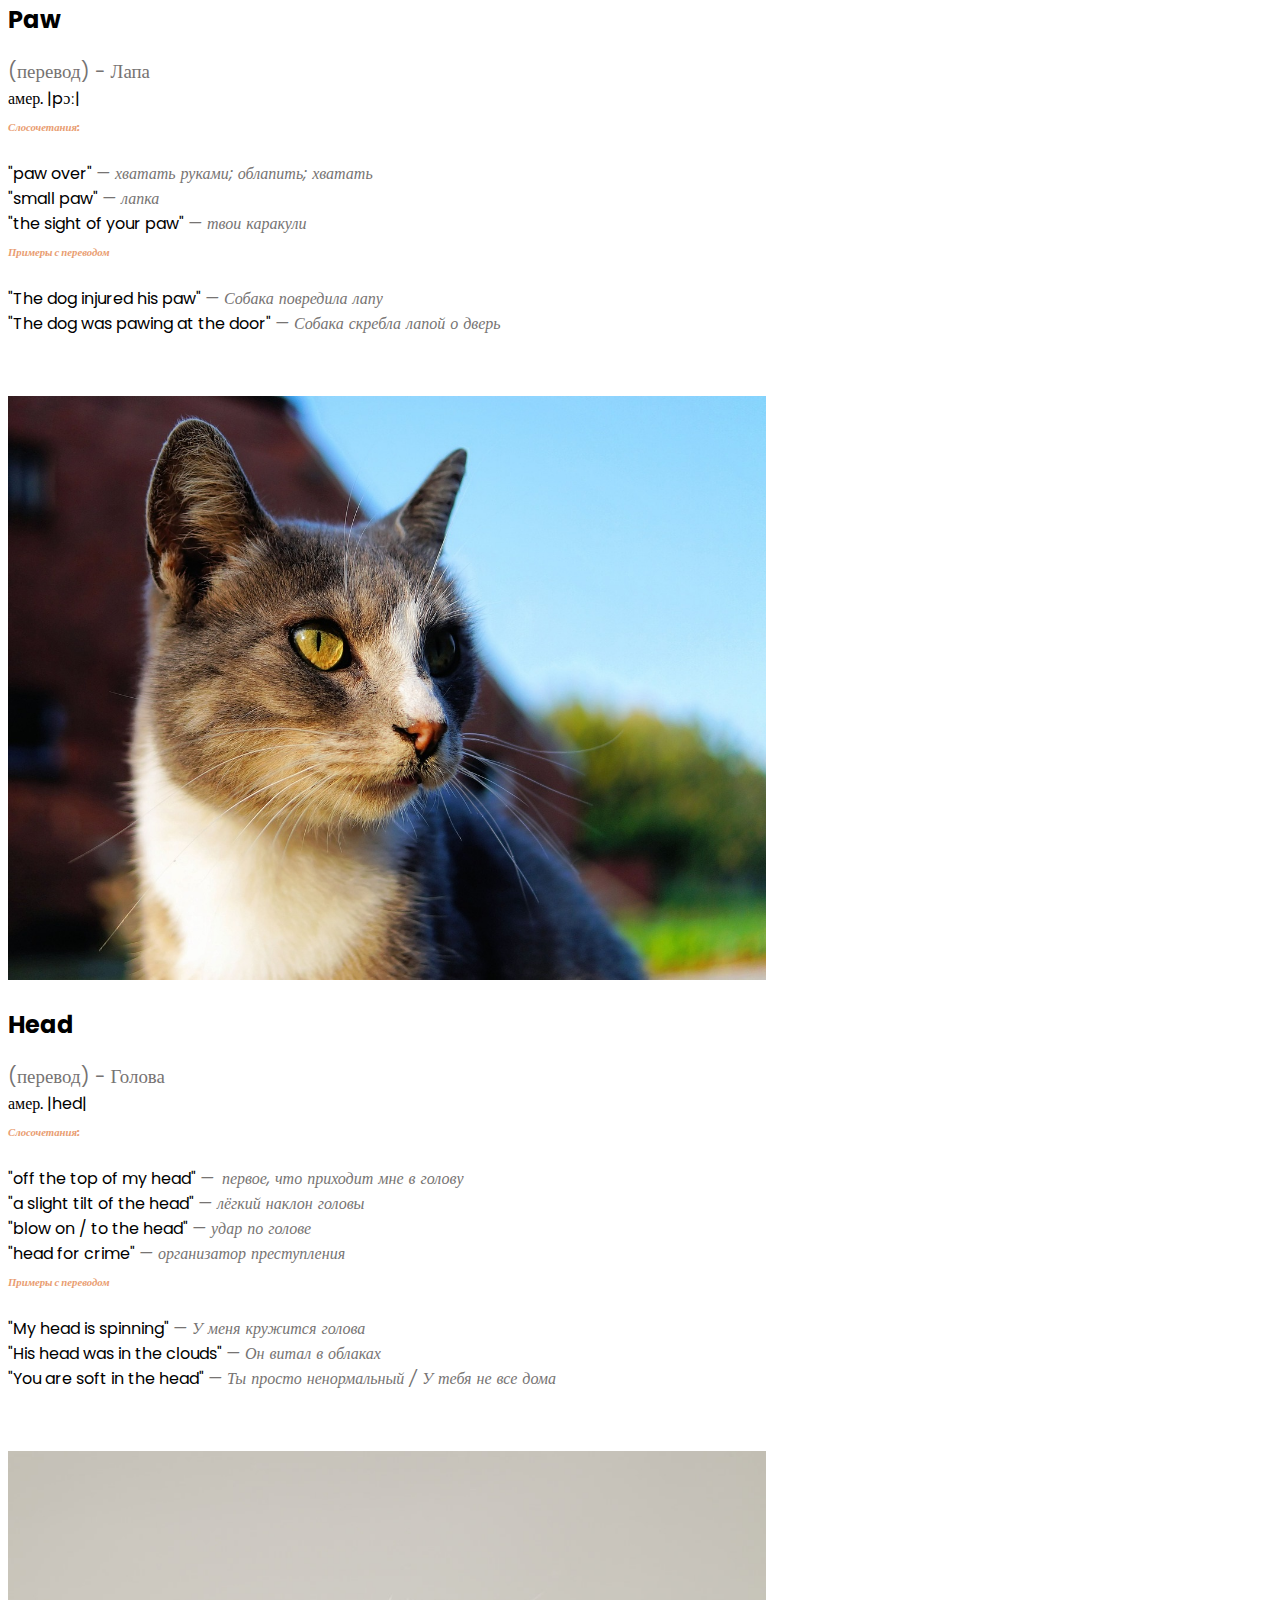
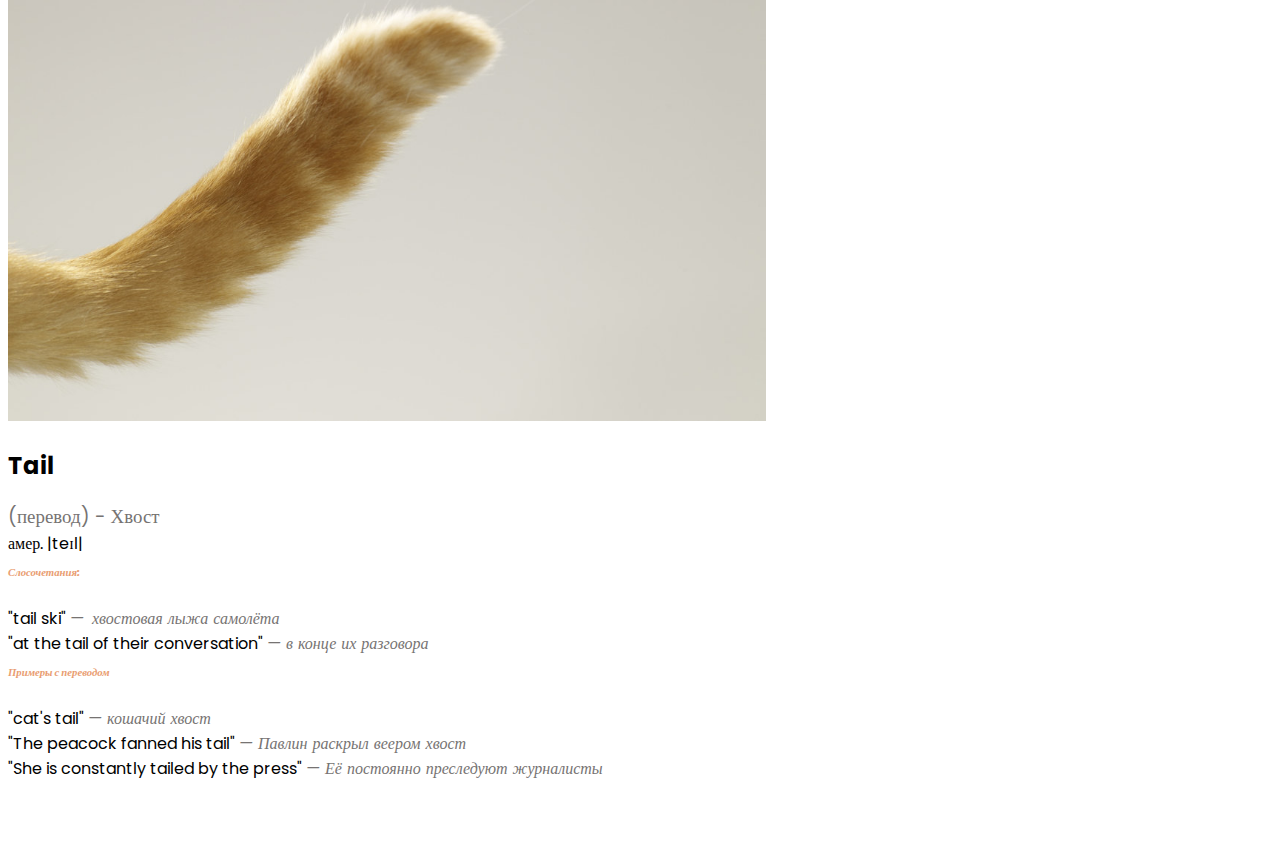
<file: pagecat.html>
<!DOCTYPE html>
<html lang="en">

<head>
    <meta charset="UTF-8">
    <meta http-equiv="X-UA-Compatible" content="IE=edge">
    <meta name="viewport" content="width=device-width, initial-scale=1.0">
    <link href="https://cdn.jsdelivr.net/npm/bootstrap@5.3.0-alpha1/dist/css/bootstrap.min.css" rel="stylesheet"
        integrity="sha384-GLhlTQ8iRABdZLl6O3oVMWSktQOp6b7In1Zl3/Jr59b6EGGoI1aFkw7cmDA6j6gD" crossorigin="anonymous">
    <link rel="stylesheet" href="source/styles/mycss.css">

    <link rel="apple-touch-icon" sizes="180x180" href="source/files/favicon_io/apple-touch-icon.png">
    <link rel="icon" type="image/png" sizes="32x32" href="source/files/favicon_io/apple-touch-icon.png">
    <link rel="icon" type="image/png" sizes="16x16" href="source/files/favicon_io/apple-touch-icon.png">
    <link rel="manifest" href="source/files/favicon_io/apple-touch-icon.png">

    <title>Learn Right Now</title>
</head>

<body>
<header>
     <nav class="navbar navbar-expand-lg bg-body-tertiary ">
      <a class="navbar-brand"><img src="source/files/apple-touch-icon.png" alt="..."></a>
      <div class="container-fluid">

        <div class="collapse navbar-collapse" id="navbarNav">
          <ul class="navbar-nav">
            <li class="nav-item">
              <a class="nav-link" aria-current="page" href="/">Дом</a>
            </li>
            <li class="nav-item">
              <a class="nav-link active" href="pricing.html">Начать учиться!</a>
            </li>
          </ul>
          
        </div>
        <div class="hamburger-menu">
    <input id="menu__toggle" type="checkbox" />
    <label class="menu__btn" for="menu__toggle">
      <span></span>
    </label>

    <ul class="menu__box">
      <li><a class="menu__item" href="/">Дом</a></li>
			<li><a class="menu__item" href="pricing.html">Начать учиться!</a></li>
      <li><a class="menu__item" href="aboutwe.html">О нас</a></li>
			<li>
                      <a class="menu__item-1">

                        <details>
                          <summary>Помощь</summary>
                          Задать вопросы по работе сайта можно по электронному адресу
                          learn_right_now@mail.ru
                        </details>
                      </a>
                    </li>
                    <li>
                      <a class="menu__item-1">

                        <details>
                          <summary>Контактные данные</summary>
                    <li>Номер телефона: 8-800-555-35-35</li>
                    <li>Электронный адрес: learn_right_now@mail.ru</li>
                    
                    </details>
                    </a>
                    </li>
			
    </ul>
  </div>
      </div>
    </nav>

   
  </header>

    <section>
        <a href="pricing.html" class="previous">&laquo; Вернуться</a>


        <div class="container-fluid mt-4">
            <div class="row">
                <div class="col-lg-1">
                </div>
                <div class="col-lg-8 col-md-12 col-mt-12">

                    <div><img src="source/imsges/cat1.png" width="60%" height="100%" alt="Иллюстрация"></div>
                    <div class="text-block">
                        <h2>Cat</h2>
                        <div class="text-translate">(перевод) - Кот</div>
                        <span title="американская транскрипция слова cat" class="transcription">амер. |kæt|</span>
                        <br>
                        <h6 class="slovosochit1">Слосочетания:</h6>
                        "to let the cat out of the bag"
                        <i class="slovosochit">— проговориться, нечаянно выболтать секрет </i>
                        <br>

                        "to turn cat in the pan"
                        <i class="slovosochit">— стать перебежчиком </i>
                        <br>

                        "cat-and-mouse game"
                        <i class="slovosochit">— игра в кошки-мышки </i>
                        <br>
                        <h6 class="slovosochit1">Примеры с переводом</h6>
                        "A young cat is a kitten"
                        <i class="slovosochit">— Детёныша кошки называют котёнком </i>
                        <br>
                        "I have two dogs and a cat"
                        <i class="slovosochit">— У меня две собаки и кошка </i>

                    </div>

                    <div><img src="source/imsges/paw.png" width="60%" height="100%" alt="Иллюстрация"></div>
                    <div class="text-block">
                        <h2>Paw</h2>
                        <div class="text-translate">(перевод) - Лапа</div>
                        <span title="американская транскрипция слова paw" class="transcription">амер. |pɔː|</span>
                        <br>
                        <h6 class="slovosochit1">Слосочетания:</h6>
                        "paw over"
                        <i class="slovosochit">— хватать руками; облапить; хватать </i>
                        <br>

                        "small paw"
                        <i class="slovosochit">— лапка </i>
                        <br>

                        "the sight of your paw"
                        <i class="slovosochit">— твои каракули </i>
                        <br>
                        <h6 class="slovosochit1">Примеры с переводом</h6>
                        "The dog injured his paw"
                        <i class="slovosochit">— Собака повредила лапу </i>
                        <br>
                        "The dog was pawing at the door"
                        <i class="slovosochit">— Собака скребла лапой о дверь </i>


                    </div>

                    <div><img src="source/imsges/head.png" width="60%" height="100%" alt="Иллюстрация"></div>
                    <div class="text-block">
                        <h2>Head</h2>
                        <div class="text-translate">(перевод) - Голова</div>
                        <span title="американская транскрипция слова head" class="transcription">амер. |hed|</span>
                        <br>
                        <h6 class="slovosochit1">Слосочетания:</h6>

                        "off the top of my head"
                        <i class="slovosochit">— первое, что приходит мне в голову </i>
                        <br>

                        "a slight tilt of the head"
                        <i class="slovosochit">— лёгкий наклон головы </i>
                        <br>

                        "blow on / to the head"
                        <i class="slovosochit">— удар по голове </i>
                        <br>

                        "head for crime"
                        <i class="slovosochit">— организатор преступления </i>
                        <br>
                        <h6 class="slovosochit1">Примеры с переводом</h6>
                        "My head is spinning"
                        <i class="slovosochit">— У меня кружится голова </i>
                        <br>
                        "His head was in the clouds"
                        <i class="slovosochit">— Он витал в облаках </i>
                        <br>
                        "You are soft in the head"
                        <i class="slovosochit">— Ты просто ненормальный / У тебя не все дома </i>

                    </div>

                    <div><img src="source/imsges/tail.png" width="60%" height="100%" alt="Иллюстрация"></div>
                    <div class="text-block">
                        <h2>Tail</h2>
                        <div class="text-translate">(перевод) - Хвост</div>
                        <span title="американская транскрипция слова tail" class="transcription">амер. |teɪl|</span>
                        <br>
                        <h6 class="slovosochit1">Слосочетания:</h6>

                        "tail ski"
                        <i class="slovosochit">— хвостовая лыжа самолёта </i>
                        <br>

                        "at the tail of their conversation"
                        <i class="slovosochit">— в конце их разговора </i>

                        <h6 class="slovosochit1">Примеры с переводом</h6>
                        "cat's tail"
                        <i class="slovosochit">— кошачий хвост </i>
                        <br>
                        "The peacock fanned his tail"
                        <i class="slovosochit">— Павлин раскрыл веером хвост </i>
                        <br>
                        "She is constantly tailed by the press"
                        <i class="slovosochit">— Её постоянно преследуют журналисты </i>

                    </div>
                </div>
                 
                <div class="col-lg-3 col-md-12 col-mt-12">
                    
                    <div class="row px-2">
                        <div class="col-lg-12 sidebar my-4">


                            <div class="wrapper">

                                <!-- Sidebar -->

                                <div class="sidebar">


                                    <div class="sidebar-header">
                                        <h3>Learn right now!</h3>
                                    </div>

                                    <ul class="list-unstyled components">
                                        <p>Подробная информация</p>
                                        <li class="active">

                                        </li>
                                        <li>
                                            <a href="aboutwe.html">О нас</a>
                                        </li>
                                        <li>
                                            <a>

                                                <details>
                                                    <summary>Помощь</summary>
                                                    Задать вопросы по работе сайта можно по электронному адресу
                                                    learn_right_now@mail.ru
                                                </details>
                                            </a>
                                        </li>
                                        <li>
                                            <a>

                                                <details>
                                                    <summary>Контактные данные</summary>
                                        <li>Номер телефона: 8-800-555-35-35</li>
                                        <li>Электронный адрес: learn_right_now@mail.ru</li>
                                        
                                        </details>
                                        </a>
                                        </li>
                                    </ul>
                                </nav>

                            </div>
                        </div>

                    </div>


                </div>
                
                


            </div>

    </section>

</body>
</file>
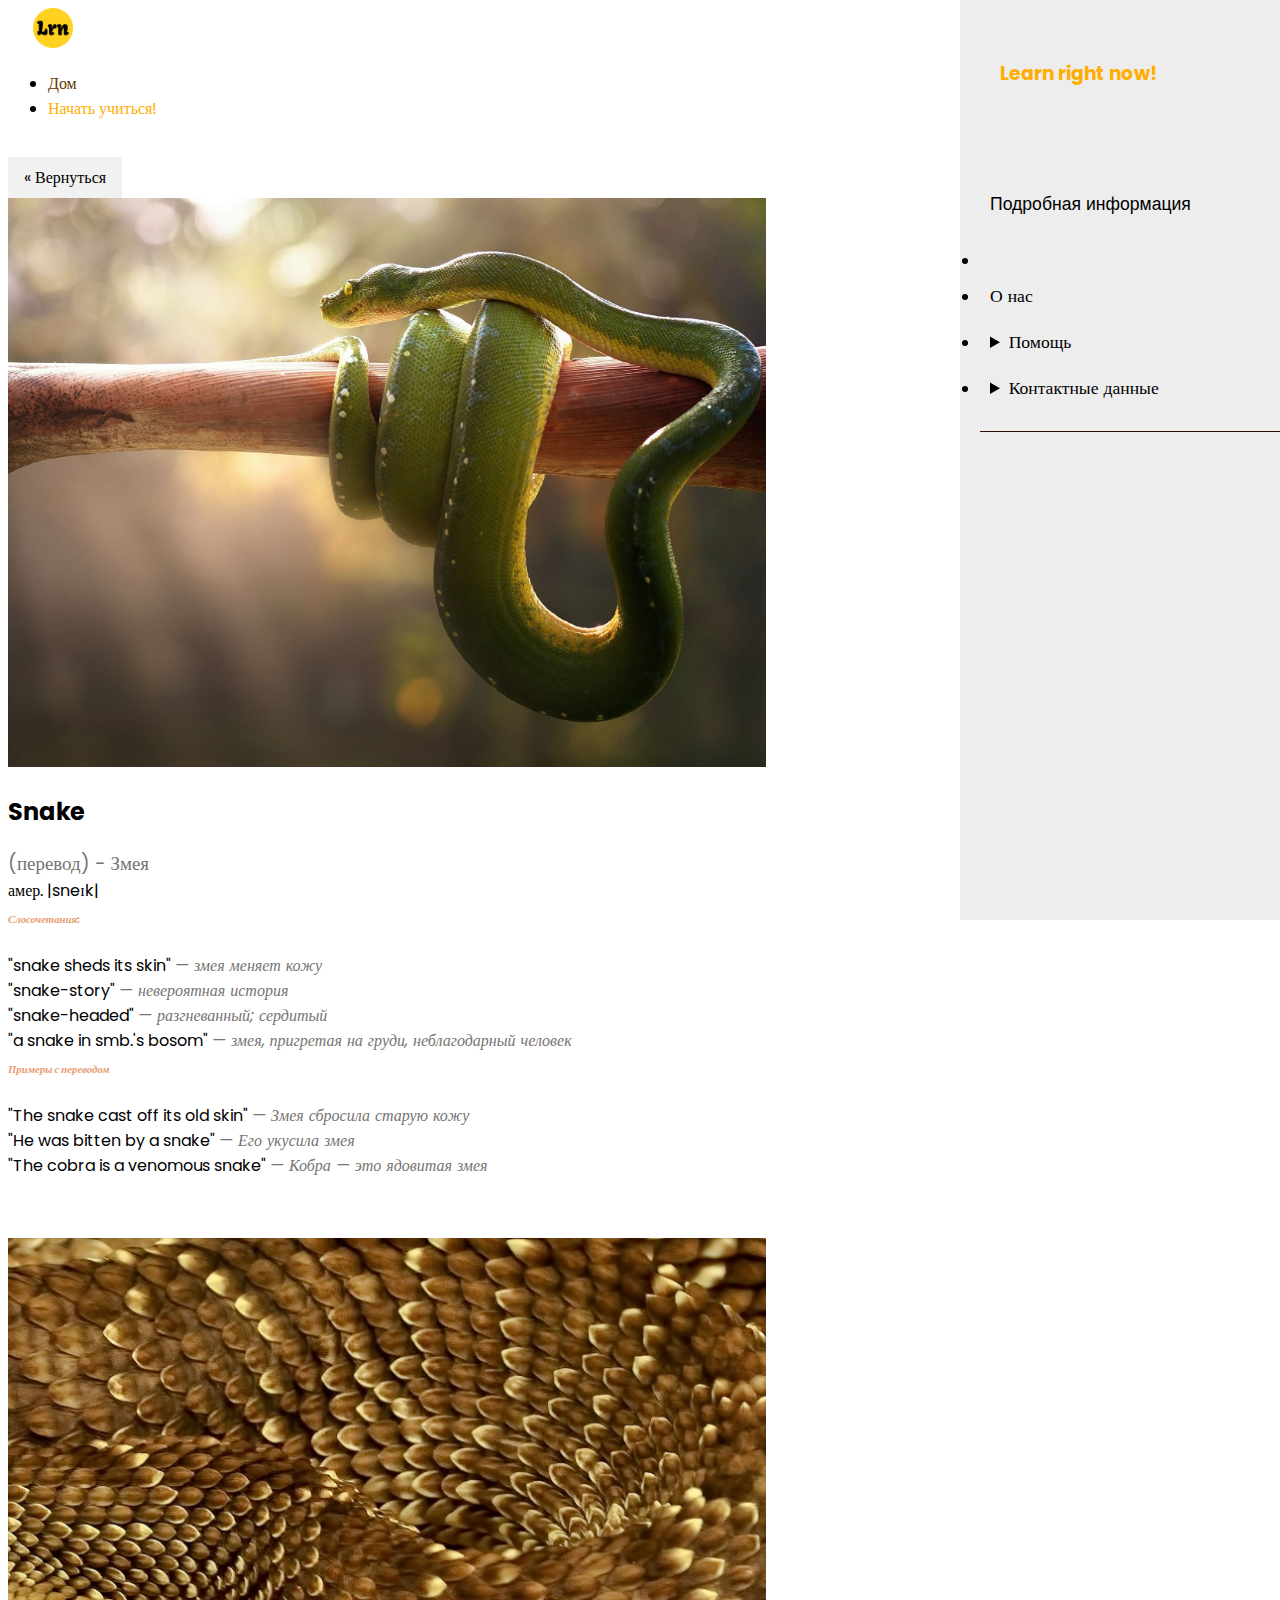
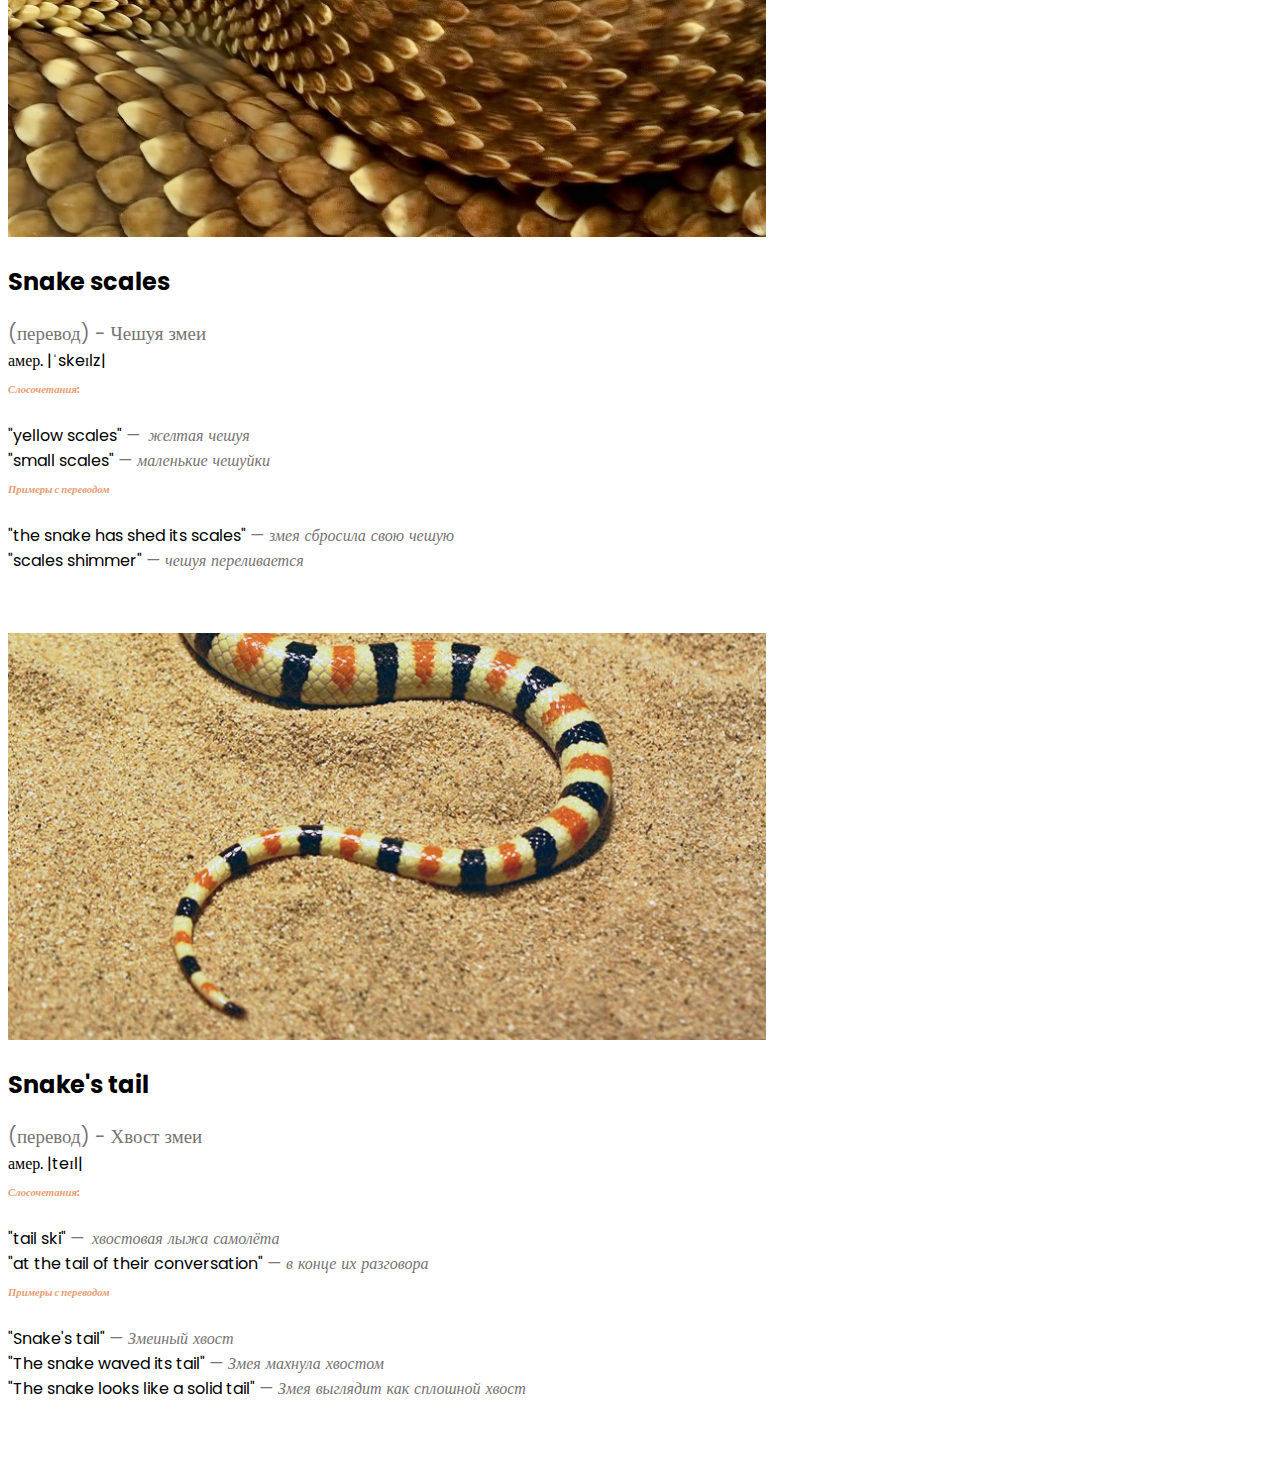
<file: pagesnake.html>
<!DOCTYPE html>
<html lang="en">

<head>
    <meta charset="UTF-8">
    <meta http-equiv="X-UA-Compatible" content="IE=edge">
    <meta name="viewport" content="width=device-width, initial-scale=1.0">
    <link href="https://cdn.jsdelivr.net/npm/bootstrap@5.3.0-alpha1/dist/css/bootstrap.min.css" rel="stylesheet"
        integrity="sha384-GLhlTQ8iRABdZLl6O3oVMWSktQOp6b7In1Zl3/Jr59b6EGGoI1aFkw7cmDA6j6gD" crossorigin="anonymous">
    <link rel="stylesheet" href="source/styles/mycss.css">

    <link rel="apple-touch-icon" sizes="180x180" href="source/files/favicon_io/apple-touch-icon.png">
    <link rel="icon" type="image/png" sizes="32x32" href="source/files/favicon_io/apple-touch-icon.png">
    <link rel="icon" type="image/png" sizes="16x16" href="source/files/favicon_io/apple-touch-icon.png">
    <link rel="manifest" href="source/files/favicon_io/apple-touch-icon.png">

    <title>Learn Right Now</title>
</head>

<body>
 <header>
     <nav class="navbar navbar-expand-lg bg-body-tertiary ">
      <a class="navbar-brand"><img src="source/files/apple-touch-icon.png" alt="..."></a>
      <div class="container-fluid">

        <div class="collapse navbar-collapse" id="navbarNav">
          <ul class="navbar-nav">
            <li class="nav-item">
              <a class="nav-link" aria-current="page" href="/">Дом</a>
            </li>
            <li class="nav-item">
              <a class="nav-link active" href="pricing.html">Начать учиться!</a>
            </li>
          </ul>
          
        </div>
        <div class="hamburger-menu">
    <input id="menu__toggle" type="checkbox" />
    <label class="menu__btn" for="menu__toggle">
      <span></span>
    </label>

    <ul class="menu__box">
      <li><a class="menu__item" href="/">Дом</a></li>
			<li><a class="menu__item" href="pricing.html">Начать учиться!</a></li>
      <li><a class="menu__item" href="aboutwe.html">О нас</a></li>
			<li>
                      <a class="menu__item-1">

                        <details>
                          <summary>Помощь</summary>
                          Задать вопросы по работе сайта можно по электронному адресу
                          learn_right_now@mail.ru
                        </details>
                      </a>
                    </li>
                    <li>
                      <a class="menu__item-1">

                        <details>
                          <summary>Контактные данные</summary>
                    <li>Номер телефона: 8-800-555-35-35</li>
                    <li>Электронный адрес: learn_right_now@mail.ru</li>
                    
                    </details>
                    </a>
                    </li>
			
    </ul>
  </div>
      </div>
    </nav>

   
  </header>

    <section>
        <a href="pricing.html" class="previous">&laquo; Вернуться</a>


        <div class="container-fluid mt-4">
            <div class="row">
                <div class="col-lg-1">
                </div>
                <div class="col-lg-8 col-md-12 col-mt-12">

                    <div><img src="source/imsges/snakepage.png" width="60%" height="100%" alt="Иллюстрация"></div>
                    <div class="text-block">
                        <h2>Snake</h2>
                        <div class="text-translate">(перевод) - Змея</div>
                        <span title="американская транскрипция слова snake" class="transcription">амер. |sneɪk|</span>
                        <br>
                        <h6 class="slovosochit1">Слосочетания:</h6>
                        "snake sheds its skin"
                        <i class="slovosochit">— змея меняет кожу </i>
                        <br>

                        "snake-story"
                        <i class="slovosochit">— невероятная история </i>
                        <br>

                        "snake-headed"
                        <i class="slovosochit">— разгневанный; сердитый </i>
                        <br>

                        "a snake in smb.'s bosom"
                        <i class="slovosochit">— змея, пригретая на груди, неблагодарный человек </i>
                        <br>
                        <h6 class="slovosochit1">Примеры с переводом</h6>
                        "The snake cast off its old skin"
                        <i class="slovosochit">— Змея сбросила старую кожу </i>
                        <br>
                        "He was bitten by a snake"
                        <i class="slovosochit">— Его укусила змея </i>
                        <br>
                        "The cobra is a venomous snake"
                        <i class="slovosochit">— Кобра — это ядовитая змея </i>

                    </div>


                    <div><img src="source/imsges/snakescales.png" width="60%" height="100%" alt="Иллюстрация"></div>
                    <div class="text-block">
                        <h2>Snake scales</h2>
                        <div class="text-translate">(перевод) - Чешуя змеи</div>
                        <span title="американская транскрипция слова scales" class="transcription">амер. |ˈskeɪlz|</span>
                        <br>
                        <h6 class="slovosochit1">Слосочетания:</h6>

                        "yellow scales"
                        <i class="slovosochit">— желтая чешуя </i>
                        <br>

                        "small scales"
                        <i class="slovosochit">— маленькие чешуйки </i>
                        <br>

                    
                        <h6 class="slovosochit1">Примеры с переводом</h6>
                        "the snake has shed its scales"
                        <i class="slovosochit">— змея сбросила свою чешую </i>
                        <br>
                        "scales shimmer"
                        <i class="slovosochit">— чешуя переливается </i>
                       

                    </div>

                    <div><img src="source/imsges/tailsnake.png" width="60%" height="100%" alt="Иллюстрация"></div>
                    <div class="text-block">
                        <h2>Snake's tail</h2>
                        <div class="text-translate">(перевод) - Хвост змеи</div>
                        <span title="американская транскрипция слова tail" class="transcription">амер. |teɪl|</span>
                        <br>
                        <h6 class="slovosochit1">Слосочетания:</h6>

                        "tail ski"
                        <i class="slovosochit">— хвостовая лыжа самолёта </i>
                        <br>

                        "at the tail of their conversation"
                        <i class="slovosochit">— в конце их разговора </i>

                        <h6 class="slovosochit1">Примеры с переводом</h6>
                        "Snake's tail"
                        <i class="slovosochit">— Змеиный хвост </i>
                        <br>
                        "The snake waved its tail"
                        <i class="slovosochit">— Змея махнула хвостом </i>
                        <br>
                        "The snake looks like a solid tail"
                        <i class="slovosochit">— Змея выглядит как сплошной хвост </i>

                    </div>
                </div>
                 
                <div class="col-lg-3 col-md-12 col-mt-12">
                    
                    <div class="row px-2">
                        <div class="col-lg-12 sidebar my-4">


                            <div class="wrapper">

                                <!-- Sidebar -->

                                <div class="sidebar">


                                    <div class="sidebar-header">
                                        <h3>Learn right now!</h3>
                                    </div>

                                    <ul class="list-unstyled components">
                                        <p>Подробная информация</p>
                                        <li class="active">

                                        </li>
                                        <li>
                                            <a href="aboutwe.html">О нас</a>
                                        </li>
                                        <li>
                                            <a>

                                                <details>
                                                    <summary>Помощь</summary>
                                                    Задать вопросы по работе сайта можно по электронному адресу
                                                    learn_right_now@mail.ru
                                                </details>
                                            </a>
                                        </li>
                                        <li>
                                            <a>

                                                <details>
                                                    <summary>Контактные данные</summary>
                                        <li>Номер телефона: 8-800-555-35-35</li>
                                        <li>Электронный адрес:</li>
                                        <li>Ссылка на страницу в вк: learn_right_now@mail.ru</li>
                                        </details>
                                        </a>
                                        </li>
                                    </ul>
                                </nav>

                            </div>
                        </div>

                    </div>


                </div>
                
                


            </div>

    </section>

</body>
</file>
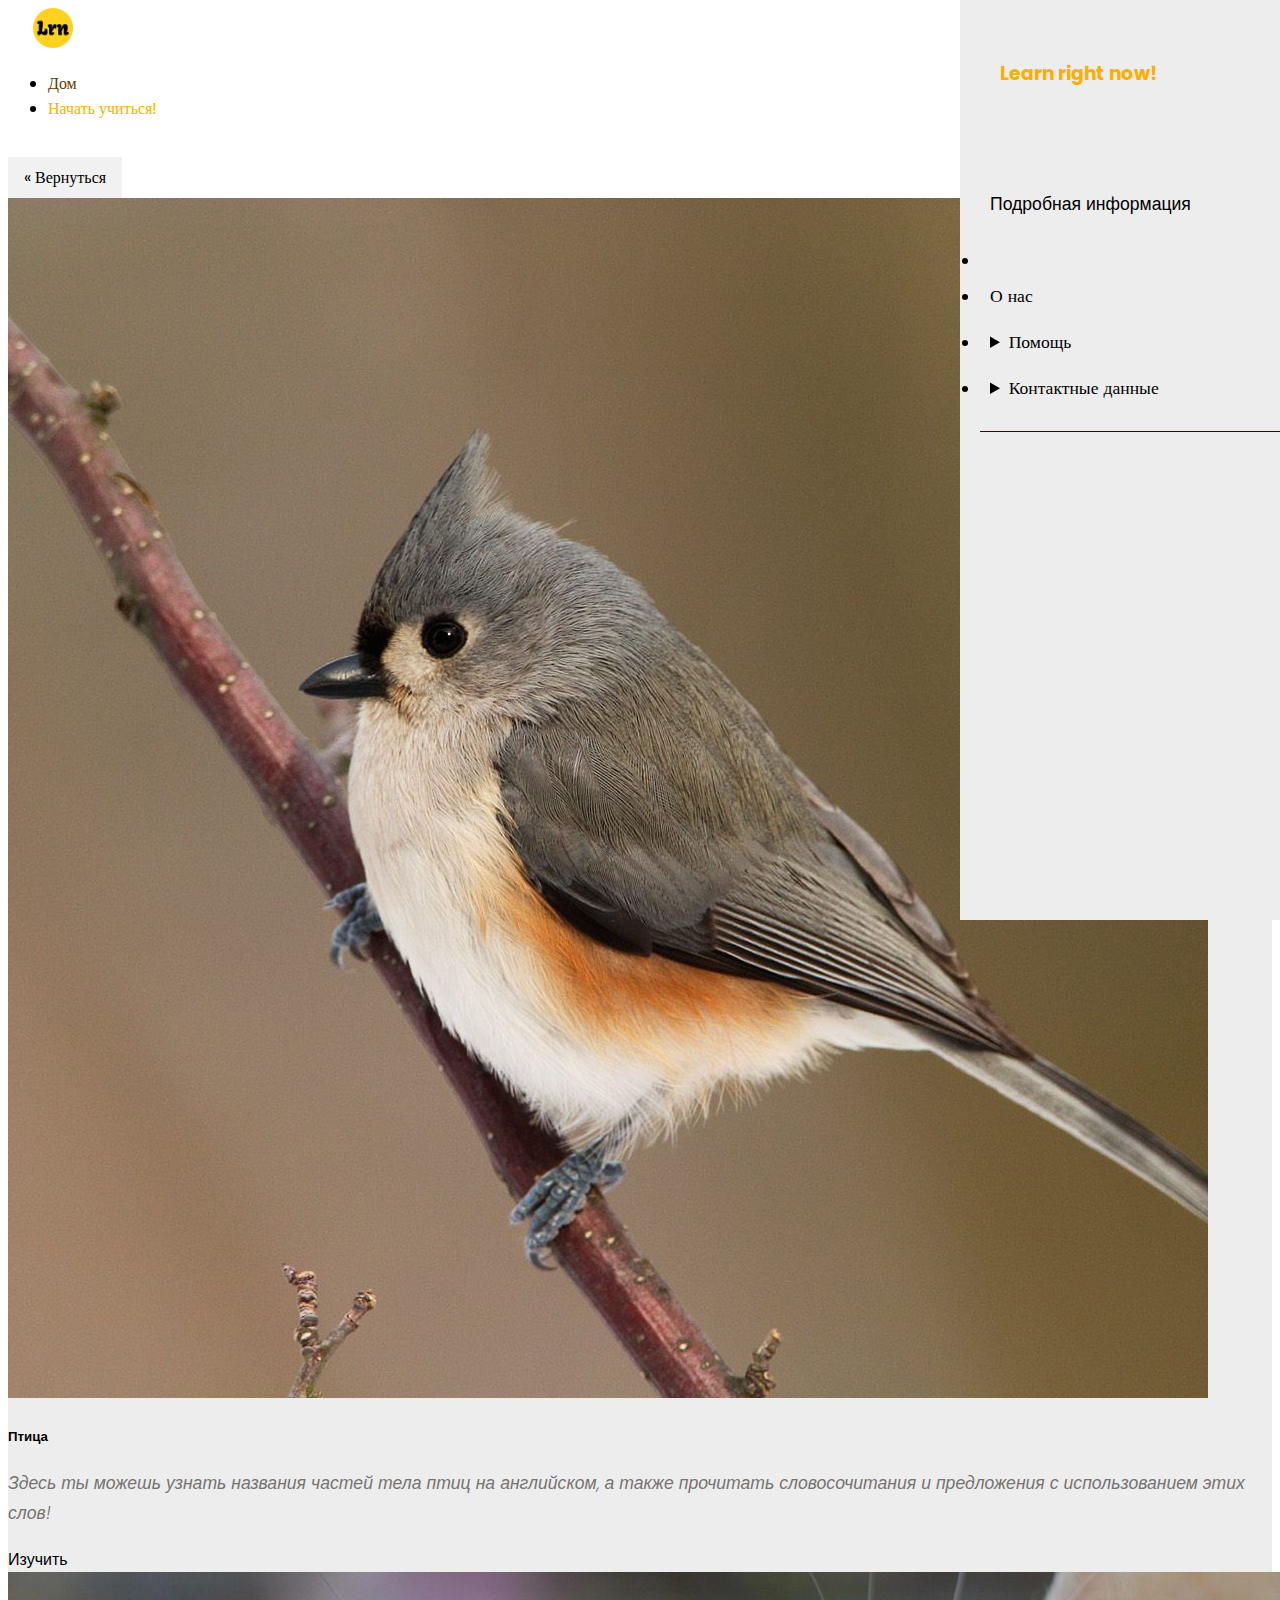
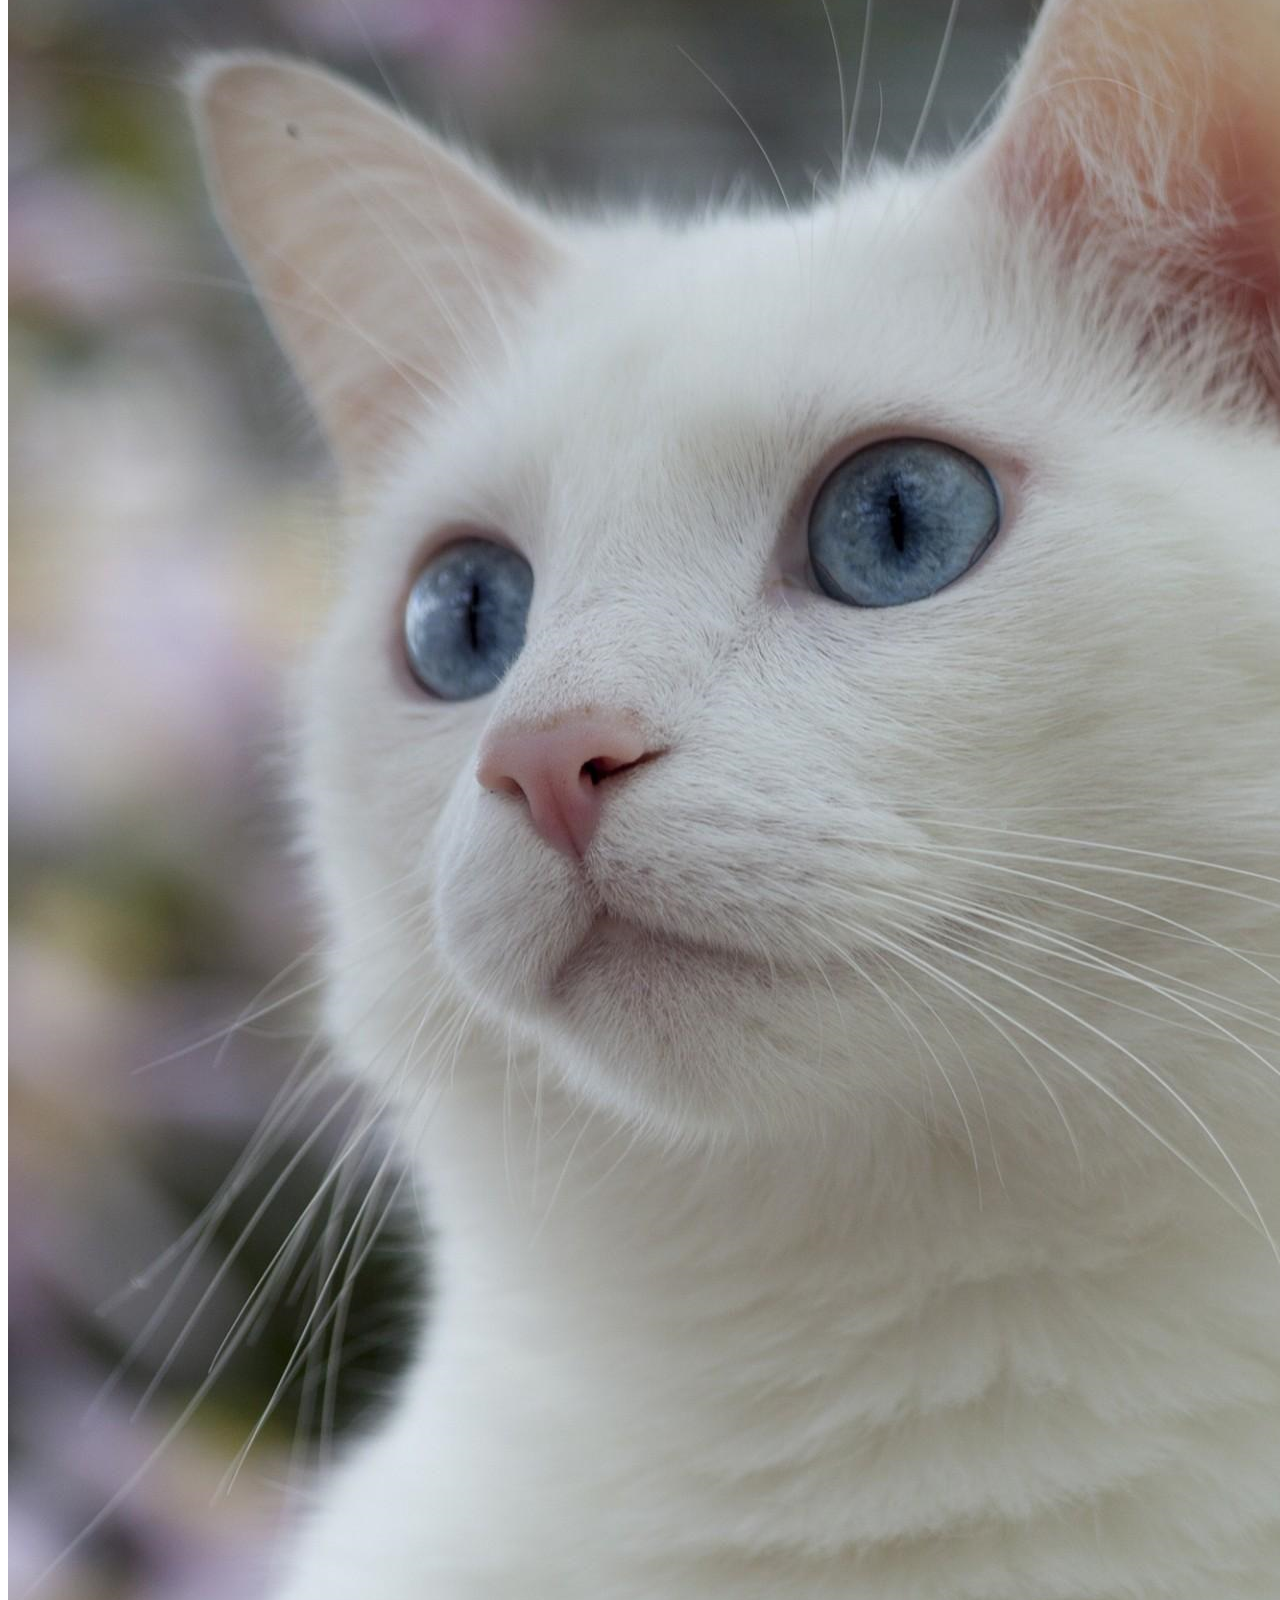
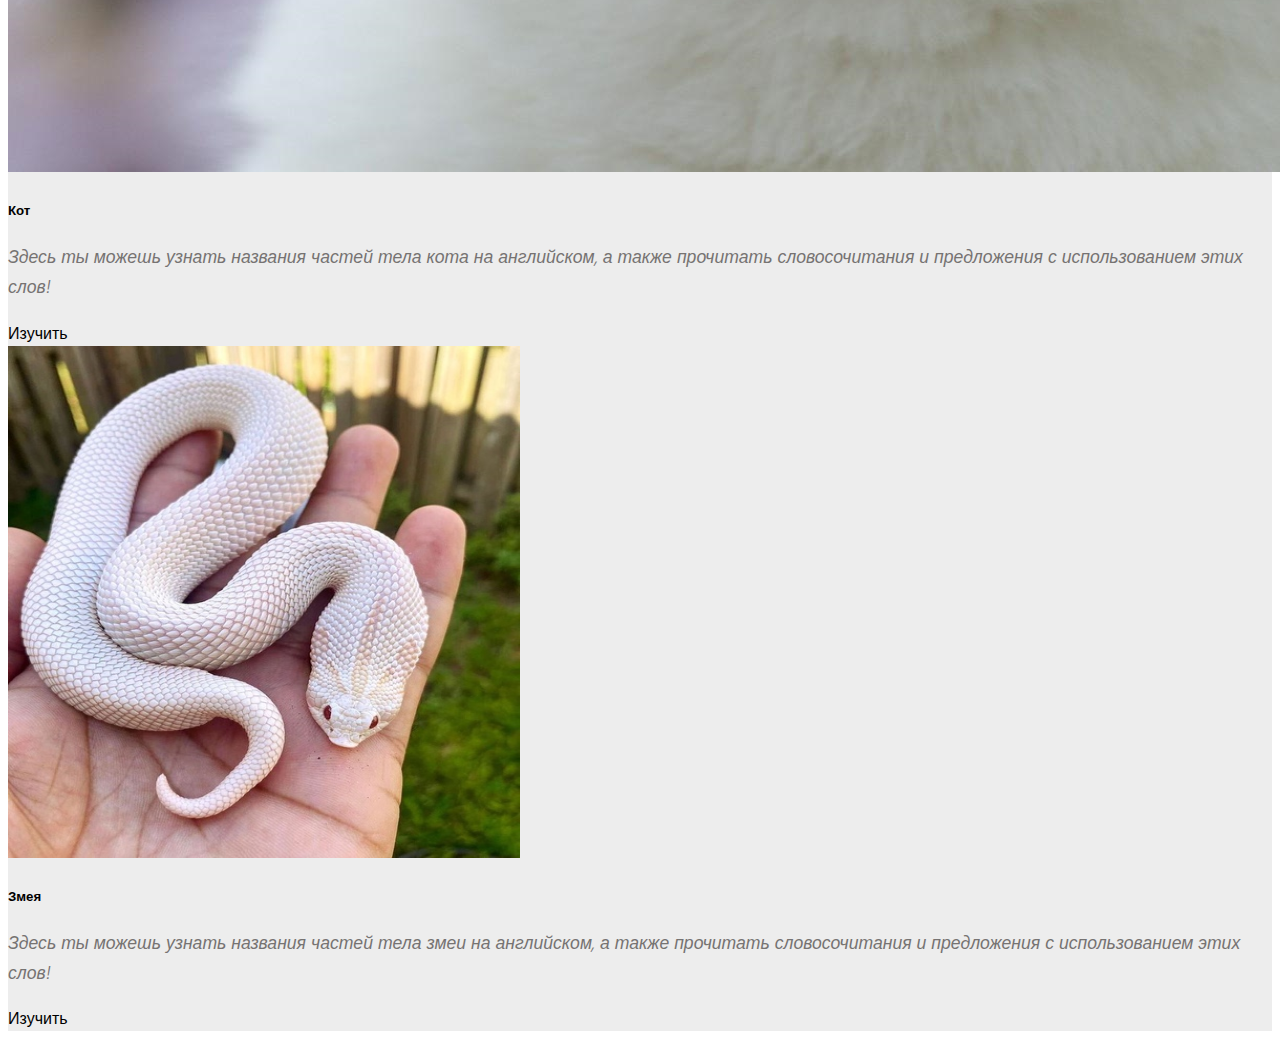
<file: pricing.html>
<!DOCTYPE html>
<html lang="en">

<head>
  <meta charset="UTF-8">
  <meta http-equiv="X-UA-Compatible" content="IE=edge">
  <meta name="viewport" content="width=device-width, initial-scale=1.0">
  <link href="https://cdn.jsdelivr.net/npm/bootstrap@5.3.0-alpha1/dist/css/bootstrap.min.css" rel="stylesheet"
    integrity="sha384-GLhlTQ8iRABdZLl6O3oVMWSktQOp6b7In1Zl3/Jr59b6EGGoI1aFkw7cmDA6j6gD" crossorigin="anonymous">
  <link rel="stylesheet" href="source/styles/mycss.css">

  <link rel="apple-touch-icon" sizes="180x180" href="source/files/favicon_io/apple-touch-icon.png">
  <link rel="icon" type="image/png" sizes="32x32" href="source/files/favicon_io/apple-touch-icon.png">
  <link rel="icon" type="image/png" sizes="16x16" href="source/files/favicon_io/apple-touch-icon.png">
  <link rel="manifest" href="source/files/favicon_io/apple-touch-icon.png">

  <title>Learn Right Now</title>
</head>

<body>
  <header>
     <nav class="navbar navbar-expand-lg bg-body-tertiary ">
      <a class="navbar-brand"><img src="source/files/apple-touch-icon.png" alt="..."></a>
      <div class="container-fluid">

        <div class="collapse navbar-collapse" id="navbarNav">
          <ul class="navbar-nav">
            <li class="nav-item">
              <a class="nav-link" aria-current="page" href="/">Дом</a>
            </li>
            <li class="nav-item">
              <a class="nav-link active" href="pricing.html">Начать учиться!</a>
            </li>
          </ul>
          
        </div>
        <div class="hamburger-menu">
    <input id="menu__toggle" type="checkbox" />
    <label class="menu__btn" for="menu__toggle">
      <span></span>
    </label>

    <ul class="menu__box">
      <li><a class="menu__item" href="/">Дом</a></li>
			<li><a class="menu__item" href="pricing.html">Начать учиться!</a></li>
      <li><a class="menu__item" href="aboutwe.html">О нас</a></li>
			<li>
                      <a class="menu__item-1">

                        <details>
                          <summary>Помощь</summary>
                          Задать вопросы по работе сайта можно по электронному адресу
                          learn_right_now@mail.ru
                        </details>
                      </a>
                    </li>
                    <li>
                      <a class="menu__item-1">

                        <details>
                          <summary>Контактные данные</summary>
                    <li>Номер телефона: 8-800-555-35-35</li>
                    <li>Электронный адрес: learn_right_now@mail.ru</li>
                    
                    </details>
                    </a>
                    </li>
			
    </ul>
  </div>
      </div>
    </nav>

   
  </header>


  <section>
    <a href="/" class="previous">&laquo; Вернуться</a>
    <div class="container-fluid mt-4">
      <div class="row">
        <div class="col-lg-1">
        </div>
        <div class="col-lg-8 col-md-12">
          <div class="row">
            <div class="col-lg-4 col-md-6 mt-4">
              <div class="card">
                <img src="source/imsges/bird.png" class="card-img-top" alt="птица">
                <div class="card-body">

                  <h5 class="card-title">Птица</h5>

                  <p class="card-text">
                    Здесь ты можешь узнать названия частей тела птиц на английском, а также прочитать словосочитания и
                    предложения с использованием этих слов!
                  </p>
                  <a href="pagebird.html" class="btn btn-warning">Изучить</a>
                </div>
              </div>
            </div>
            <div class="col-lg-4 col-md-6 mt-4">
              <div class="card">
                <img src="source/imsges/cat.png" class="card-img-top" alt="кот">
                <div class="card-body">
                  <h5 class="card-title">Кот</h5>
                  <p class="card-text">Здесь ты можешь узнать названия частей тела кота на английском, а также прочитать словосочитания и
                    предложения с использованием этих слов!</p>
                  <a href="pagecat.html" class="btn btn-warning">Изучить</a>
                </div>
              </div>
            </div>
            <div class="col-lg-4 col-md-6 mt-4">
              <div class="card">
                <img src="source/imsges/snake.png" class="card-img-top" alt="змея">
                <div class="card-body">
                  <h5 class="card-title">Змея</h5>
                  <p class="card-text">Здесь ты можешь узнать названия частей тела змеи на английском, а также прочитать словосочитания и
                    предложения с использованием этих слов!</p>
                  <a href="pagesnake.html" class="btn btn-warning">Изучить</a>
                </div>
              </div>
            </div>
          </div>

        </div>
        <div class="col-lg-3 col-md-12 col-mt-12">

          <div class="row px-2">
            <div class="col-lg-12 sidebar my-4">


              <div class="wrapper">

                <!-- Sidebar -->

                <div class="sidebar">


                  <div class="sidebar-header">
                    <h3>Learn right now!</h3>
                  </div>

                  <ul class="list-unstyled components">
                    <p>Подробная информация</p>
                    <li class="active">

                    </li>
                    <li>
                      <a href="aboutwe.html">О нас</a>
                    </li>
                    <li>
                      <a>

                        <details>
                          <summary>Помощь</summary>
                          Задать вопросы по работе сайта можно по электронному адресу
                          learn_right_now@mail.ru
                        </details>
                      </a>
                    </li>
                    <li>
                      <a>

                        <details>
                          <summary>Контактные данные</summary>
                    <li>Номер телефона: 8-800-555-35-35</li>
                    <li>Электронный адрес: learn_right_now@mail.ru</li>
                    
                    </details>
                    </a>
                    </li>
                  </ul>
                  </nav>

                </div>
              </div>

            </div>


          </div>




        </div>
      </div>

  </section>

  <footer>

  </footer>

  <script src="https://cdn.jsdelivr.net/npm/bootstrap@5.3.0-alpha1/dist/js/bootstrap.bundle.min.js"
    integrity="sha384-w76AqPfDkMBDXo30jS1Sgez6pr3x5MlQ1ZAGC+nuZB+EYdgRZgiwxhTBTkF7CXvN"
    crossorigin="anonymous"></script>
</body>

</html>
</file>
<file: source/styles/mycss.css>
@import url(https://fonts.googleapis.com/css?family=Poppins&display=swap);

.hamburger-menu {
    right: auto;
        position: absolute;
    
        z-index: 2;
        
}

#menu__toggle {
    opacity: 0;
}

#menu__toggle:checked+.menu__btn>span {
    transform: rotate(45deg);
}

#menu__toggle:checked+.menu__btn>span::before {
    top: 0;
    transform: rotate(0deg);
}

#menu__toggle:checked+.menu__btn>span::after {
    top: 0;
    transform: rotate(90deg);
}

#menu__toggle:checked~.menu__box {
    right: 0 !important;
}





.menu__btn {
    position: fixed;
    top: 30px;
    right: 20px;
    width: 26px;
    height: 13px;
    cursor: pointer;
    z-index: 1;
}

.menu__btn>span,
.menu__btn>span::before,
.menu__btn>span::after {
    display: block;
    position: absolute;
    width: 100%;
    height: 3px;
    background-color: #616161;
    transition-duration: .25s;
}

.menu__btn>span::before {
    content: '';
    top: -8px;
}

.menu__btn>span::after {
    content: '';
    top: 8px;
}

.menu__box {
    display: block;
    position: fixed;
    top: 0;
    right: -100%;
    width: 300px;
    height: 100%;
    margin: 0;
    padding: 80px 0;
    list-style: none;
    background-color: #f6f6f6;
    box-shadow: 2px 2px 6px rgba(0, 0, 0, .4);
    transition-duration: .25s;
}

.menu__item {
    display: block;
    padding: 12px 24px;
    color: #333;
    font-family: Poppins, Verdana;
    
    font-weight: 600;
    text-decoration: none;
    transition-duration: .25s;
}

.menu__item-1 {
    display: block;
    padding: 12px 24px;
    color: rgb(103, 103, 103);
    font-family: Poppins, Verdana;

    font-weight: 500;
    text-decoration: none;
    
}

.menu__item:hover {
    
    color: #f2b212;
}

body {
    font-family: Poppins, Verdana;
}

@media (max-width: 900px) {
    .nav-item {
        width: 100%;
        position:fixed;
    }
    
}

.navbar-brand {
    margin-left: 2%;
}

.nav-link {
    color: rgb(103, 55, 0);
    font-family: Poppins, Verdana;
    

}

.nav-link:active {
    color: #ee6515;
}

.navbar-nav .nav-link.active {
    color:#ffae00;
    font-family: Poppins, Verdana;
    
    
}

.container-fluid a:hover {
    background-color: rgb(237, 237, 237);

}


.navbar-brand img {
    width: 40px;

}

.sidebar {
    color: rgb(0, 0, 0);
    background-color: rgb(255, 255, 255);
    text-decoration: none;
    
}

@media screen and (min-width:991.5px) {
    .hamburger-menu {
        display: none;
    }
}




.card {
    background-color: rgb(237, 237, 237);
}

.card a {
    text-decoration: none;
    color: rgb(0, 0, 0);
}

@import "https://fonts.googleapis.com/css?family=Poppins:300,400,500,600,700";


body {
    font-family: 'Poppins', sans-serif;
    background: #ffffff;
}

p {
    font-family: 'Poppins', sans-serif;
    font-size: 1.1em;
    font-weight: 300;
    line-height: 1.7em;
    color: rgb(0, 0, 0);
}

a,
a:hover,
a:focus {
    color: inherit;
    text-decoration: none;
    transition: all 0.3s;
}

.sidebar {
    /* don't forget to add all the previously mentioned styles here too */
    background: #ffffff;
    color: rgb(0, 0, 0);
    transition: all 0.3s;
   
    position: fixed;
    
    height: 100%;
    width: 300px;
    z-index: 1;
    top: 0;
    right: 0;
    background-color: rgb(237, 237, 237);
    overflow-x: hidden;
    padding-top: 20px;
    padding-left: 20px;
    grid-row: 3/4;
  
    
}

@media (max-width: 1200px) {
    .sidebar {
        
       width: 25%;
       
    }


}

@media (max-width: 991.5px) {
    .sidebar {

     display: none;

    }


}

/*Тут пишем условия для маленьких разрешений монитора*/
@media (max-width: 1000px) {
    
    .index-text {
        text-align: center;
        
    }
    
}

.sidebar .sidebar-header {
    padding: 20px;
    background: rgb(237, 237, 237);
    color:#ffae00;
    display: flex;
    
}

.sidebar ul.components {
    padding: 20px 0;
    border-bottom: 1px solid #290f04;
    font-family: Poppins, Verdana;
}

.sidebar ul p {
    color: rgb(0, 0, 0);
    padding: 10px;
}

.sidebar ul li a {
    padding: 10px;
    font-size: 1.1em;
    display: block;
}

.sidebar ul li a:hover {
    color: #000000;
    background: rgb(255, 255, 255);
}



ul ul a {
    font-size: 0.9em !important;
    padding-left: 30px !important;
    background: #ee6515;
}

.slide-text {
    color: #000000;
    margin: auto auto;
}




.text-block {
    font-family: Poppins, Verdana;
    margin-bottom: 60px;
    margin-top: 10px;


}

.text-translate {
    color: #767372;
    font-size: 0.5cm;
}


.previous {
    background-color: #f1f1f1;
    color: black;
    font-family: Poppins, Verdana;
    text-decoration: none;
    display: inline-block;
    padding: 8px 16px;
    margin-top: 20px;
}

a.previous:hover{
    background-color: #ddd;
    color: black;
}

.pomoch {
    background-color: #ffffff;
    margin-top: 6px;
}

.list-group-item {
    background-color: #ffffff;
}

.slovosochit {
    color: #767372;
    
 
}

.slovosochit1 {
    margin-top: 9px;
    margin-bottom: none;
    color: #e99d71;
    font-style: oblique;
    
}

.aboutwe {
    margin-left: 9%;
    color:#ee6515;
}

.info {
    color: #ee6515;
}

.text-block-info {
    
    font-size: larger;
    margin-top: 40px;
    margin-bottom: 40px;
    color: #000000;
    font-style:oblique;

}

.card-text {
    font-style: oblique;
    color: #767372;
    word-wrap: break-word
}

.index-text {
    margin-top: 40px;
    color: #ee6515;
    font-style: oblique;
    
    margin-left: 2%;
}

.card-title-1 {
    color: #ee6515;
    font-size:x-large;
}

.card-text-1 {
    color: #000000;
}

@media (max-width: 1000px) {
    .carousel-indicators {
        width: 100%;
        display: none;
    }
}



.egor {
    cursor:auto;
}

a.egor:hover {
    background-color: #ffffff;
}
</file>
